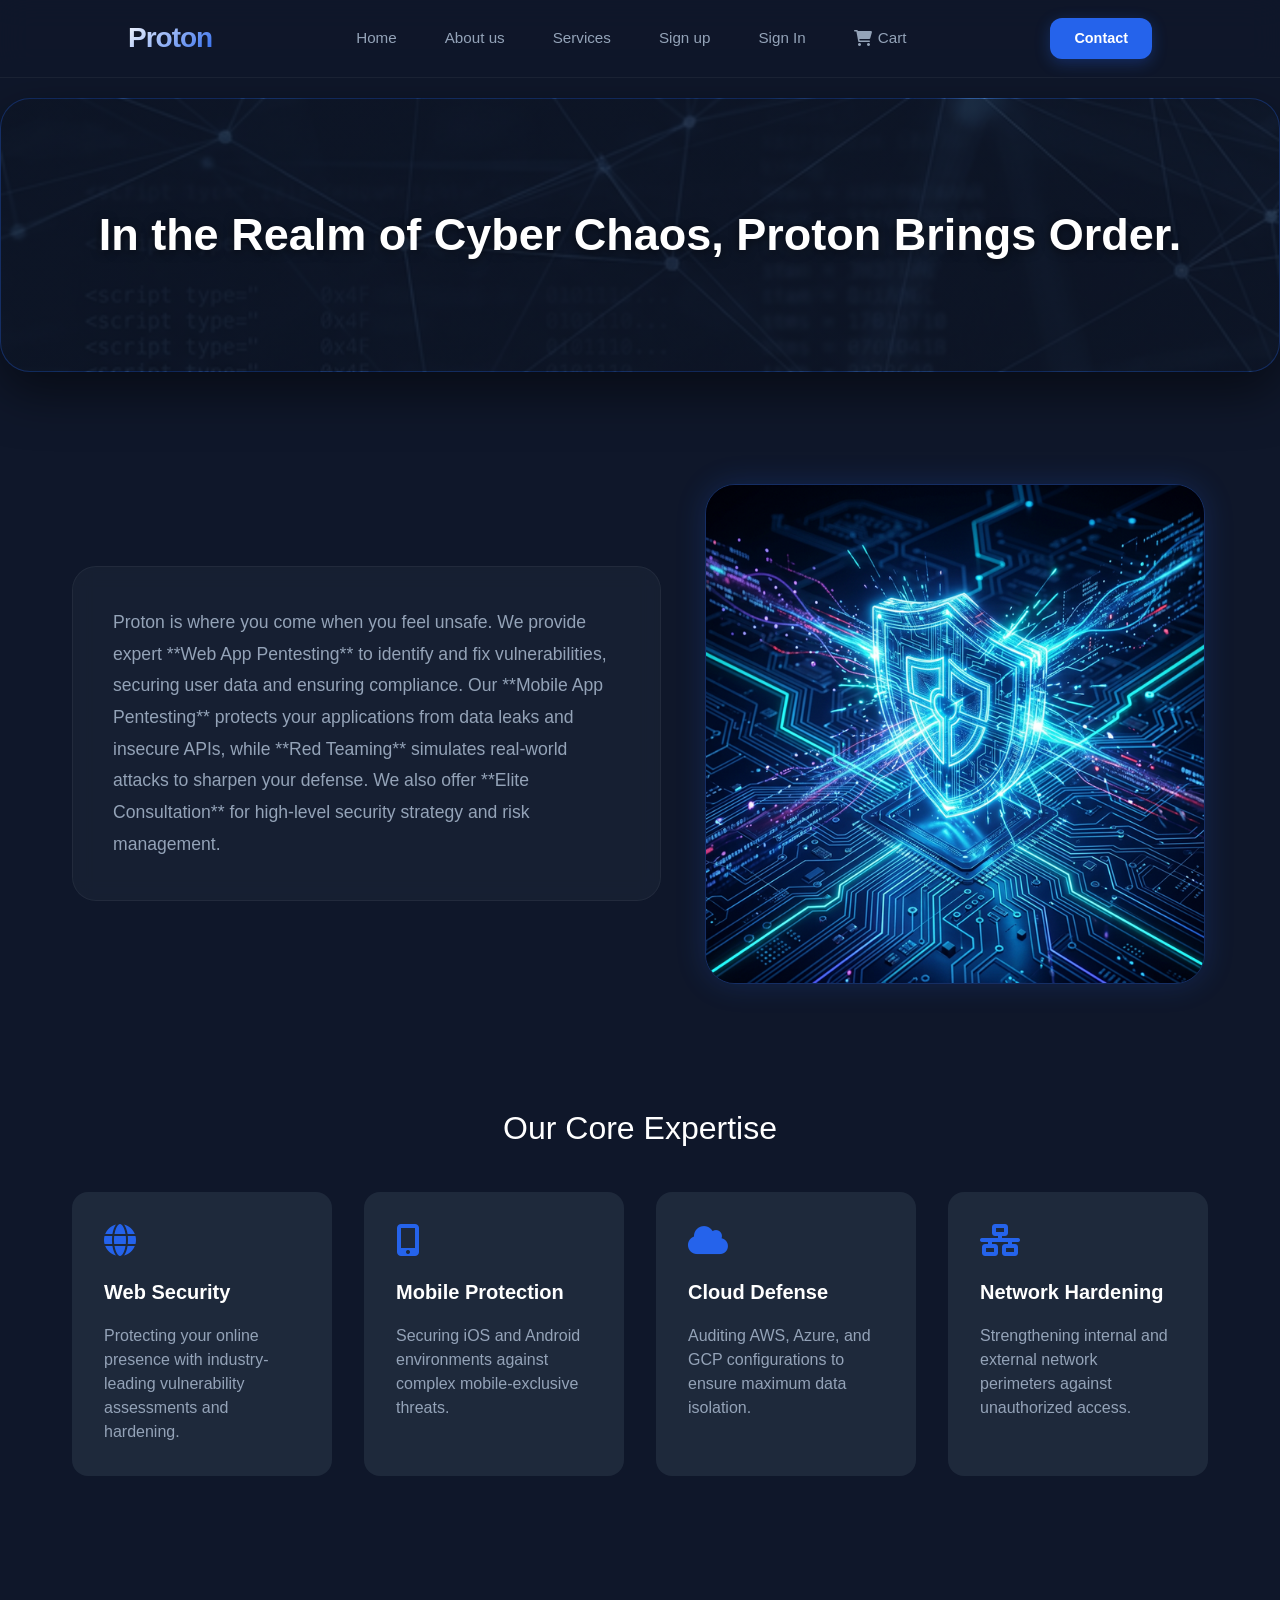
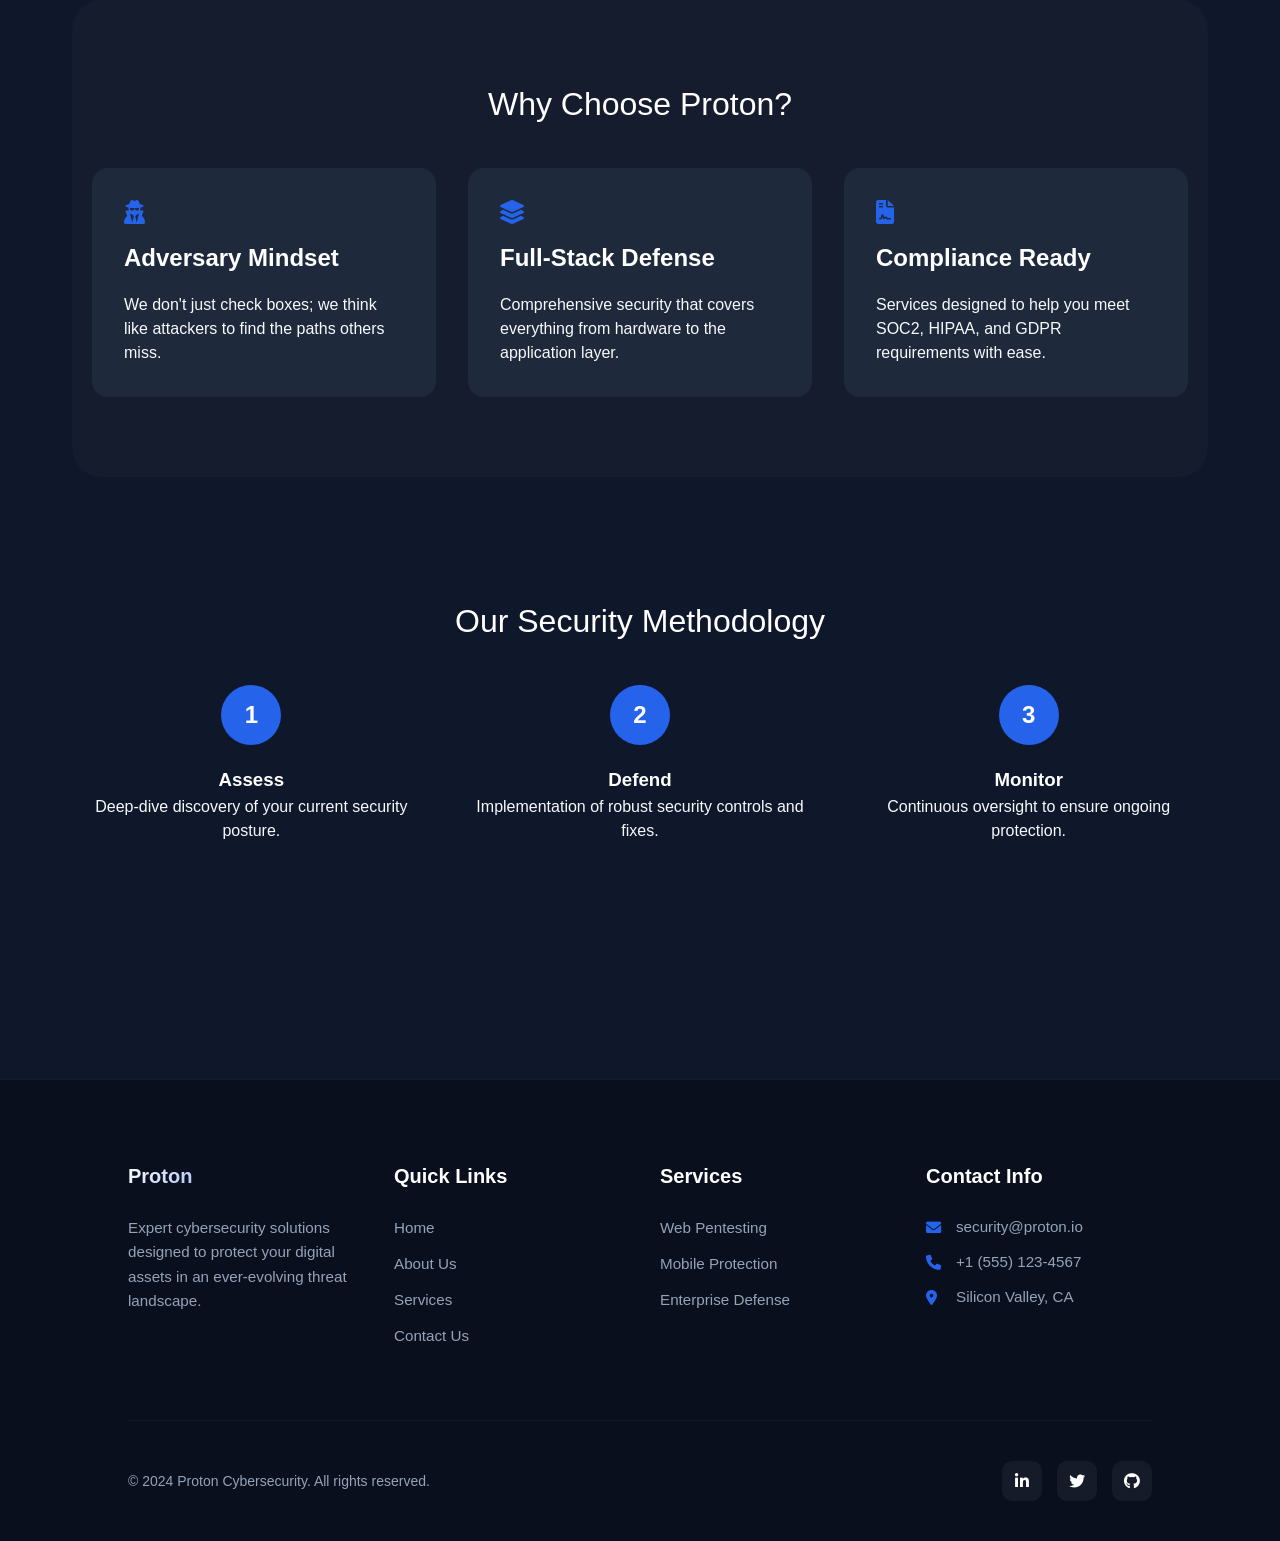
<file: index.html>
<!DOCTYPE html>
<html lang="en">

<head>
  <meta charset="UTF-8">
  <meta name="viewport" content="width=device-width, initial-scale=1.0">
  <title>Proton</title>
  <link rel="shortcut icon" href="/images/Education-42-512.webp" type="image/x-icon">
  <link rel="stylesheet" href="style.css">
  <link rel="stylesheet" href="https://cdnjs.cloudflare.com/ajax/libs/font-awesome/6.0.0/css/all.min.css">
</head>

<body>
  <!--nav bar-->
  <header>
    <h1>Proton</h1>
    <nav class="navbar">
      <ul>
        <li><a href="/proton/index.html">Home</a></li>
        <li><a href="/proton/about.html">About us</a></li>
        <li><a href="/proton/services.html">Services</a></li>
        <li><a href="/proton/signup.html">Sign up</a></li>
        <li><a href="/proton/login.php">Sign In</a></li>
        <li><a href="checkout.php"><i class="fas fa-shopping-cart"></i> Cart</a></li>
      </ul>
    </nav>
    <a class="test" href="/proton/contactus.html"><button>Contact</button></a>
  </header>
  <h1 class="slogan">In the Realm of Cyber Chaos, Proton Brings Order.</h1>

  <main>
    <div class="hero">
      <p>Proton is where you come when you feel unsafe. We provide expert **Web App Pentesting** to identify and fix
        vulnerabilities, securing user data and ensuring compliance. Our **Mobile App Pentesting** protects your
        applications from data leaks and insecure APIs, while **Red Teaming** simulates real-world attacks to sharpen
        your defense. We also offer **Elite Consultation** for high-level security strategy and risk management.</p>
      <div class="hero-image-container">
        <img src="images/cyber_hero.png" alt="Proton Cybersecurity Defense">
      </div>
    </div>

    <section class="expertise" style="padding: 60px 0;">
      <h2 style="text-align: center; margin-bottom: 40px;">Our Core Expertise</h2>
      <div class="services-grid">
        <div class="service-card">
          <i class="fas fa-globe" style="font-size: 2rem; color: var(--primary-color); margin-bottom: 20px;"></i>
          <h3>Web Security</h3>
          <p>Protecting your online presence with industry-leading vulnerability assessments and hardening.</p>
        </div>
        <div class="service-card">
          <i class="fas fa-mobile-alt" style="font-size: 2rem; color: var(--primary-color); margin-bottom: 20px;"></i>
          <h3>Mobile Protection</h3>
          <p>Securing iOS and Android environments against complex mobile-exclusive threats.</p>
        </div>
        <div class="service-card">
          <i class="fas fa-cloud" style="font-size: 2rem; color: var(--primary-color); margin-bottom: 20px;"></i>
          <h3>Cloud Defense</h3>
          <p>Auditing AWS, Azure, and GCP configurations to ensure maximum data isolation.</p>
        </div>
        <div class="service-card">
          <i class="fas fa-network-wired"
            style="font-size: 2rem; color: var(--primary-color); margin-bottom: 20px;"></i>
          <h3>Network Hardening</h3>
          <p>Strengthening internal and external network perimeters against unauthorized access.</p>
        </div>
      </div>
    </section>

    <section class="why-proton"
      style="background: rgba(255,255,255,0.02); padding: 80px 20px; border-radius: 30px; margin-bottom: 60px;">
      <h2 style="text-align: center; margin-bottom: 40px;">Why Choose Proton?</h2>
      <div class="plans-grid">
        <div class="plan-card">
          <i class="fas fa-user-secret"
            style="font-size: 1.5rem; color: var(--primary-color); margin-bottom: 15px;"></i>
          <h3>Adversary Mindset</h3>
          <p>We don't just check boxes; we think like attackers to find the paths others miss.</p>
        </div>
        <div class="plan-card">
          <i class="fas fa-layer-group"
            style="font-size: 1.5rem; color: var(--primary-color); margin-bottom: 15px;"></i>
          <h3>Full-Stack Defense</h3>
          <p>Comprehensive security that covers everything from hardware to the application layer.</p>
        </div>
        <div class="plan-card">
          <i class="fas fa-file-contract"
            style="font-size: 1.5rem; color: var(--primary-color); margin-bottom: 15px;"></i>
          <h3>Compliance Ready</h3>
          <p>Services designed to help you meet SOC2, HIPAA, and GDPR requirements with ease.</p>
        </div>
      </div>
    </section>

    <section class="methodology" style="text-align: center; padding: 60px 0;">
      <h2>Our Security Methodology</h2>
      <div style="display: flex; justify-content: space-around; flex-wrap: wrap; margin-top: 40px; gap: 30px;">
        <div style="flex: 1; min-width: 200px;">
          <div
            style="width: 60px; height: 60px; background: var(--primary-color); border-radius: 50%; display: flex; align-items: center; justify-content: center; margin: 0 auto 20px; font-weight: bold; font-size: 1.5rem;">
            1</div>
          <h3>Assess</h3>
          <p>Deep-dive discovery of your current security posture.</p>
        </div>
        <div style="flex: 1; min-width: 200px;">
          <div
            style="width: 60px; height: 60px; background: var(--primary-color); border-radius: 50%; display: flex; align-items: center; justify-content: center; margin: 0 auto 20px; font-weight: bold; font-size: 1.5rem;">
            2</div>
          <h3>Defend</h3>
          <p>Implementation of robust security controls and fixes.</p>
        </div>
        <div style="flex: 1; min-width: 200px;">
          <div
            style="width: 60px; height: 60px; background: var(--primary-color); border-radius: 50%; display: flex; align-items: center; justify-content: center; margin: 0 auto 20px; font-weight: bold; font-size: 1.5rem;">
            3</div>
          <h3>Monitor</h3>
          <p>Continuous oversight to ensure ongoing protection.</p>
        </div>
      </div>
    </section>
  </main>
  <footer>
    <div class="footer-content">
      <div class="footer-col">
        <h3 style="background: linear-gradient(135deg, #fff 0%, var(--primary-color) 100%); -webkit-background-clip: text; background-clip: text; -webkit-text-fill-color: transparent;">Proton</h3>
        <p>Expert cybersecurity solutions designed to protect your digital assets in an ever-evolving threat landscape.</p>
      </div>
      <div class="footer-col">
        <h3>Quick Links</h3>
        <ul class="footer-links">
          <li><a href="index.html">Home</a></li>
          <li><a href="about.html">About Us</a></li>
          <li><a href="services.html">Services</a></li>
          <li><a href="contactus.html">Contact Us</a></li>
        </ul>
      </div>
      <div class="footer-col">
        <h3>Services</h3>
        <ul class="footer-links">
          <li><a href="ess.html">Web Pentesting</a></li>
          <li><a href="pro.html">Mobile Protection</a></li>
          <li><a href="all.html">Enterprise Defense</a></li>
        </ul>
      </div>
      <div class="footer-col">
        <h3>Contact Info</h3>
        <ul class="footer-contact">
          <li><i class="fas fa-envelope"></i> security@proton.io</li>
          <li><i class="fas fa-phone"></i> +1 (555) 123-4567</li>
          <li><i class="fas fa-map-marker-alt"></i> Silicon Valley, CA</li>
        </ul>
      </div>
    </div>
    <div class="footer-bottom">
      <p>&copy; 2024 Proton Cybersecurity. All rights reserved.</p>
      <div class="social-links">
        <a href="#"><i class="fab fa-linkedin-in"></i></a>
        <a href="#"><i class="fab fa-twitter"></i></a>
        <a href="#"><i class="fab fa-github"></i></a>
      </div>
    </div>
  </footer>




</body>

</html>
</file>
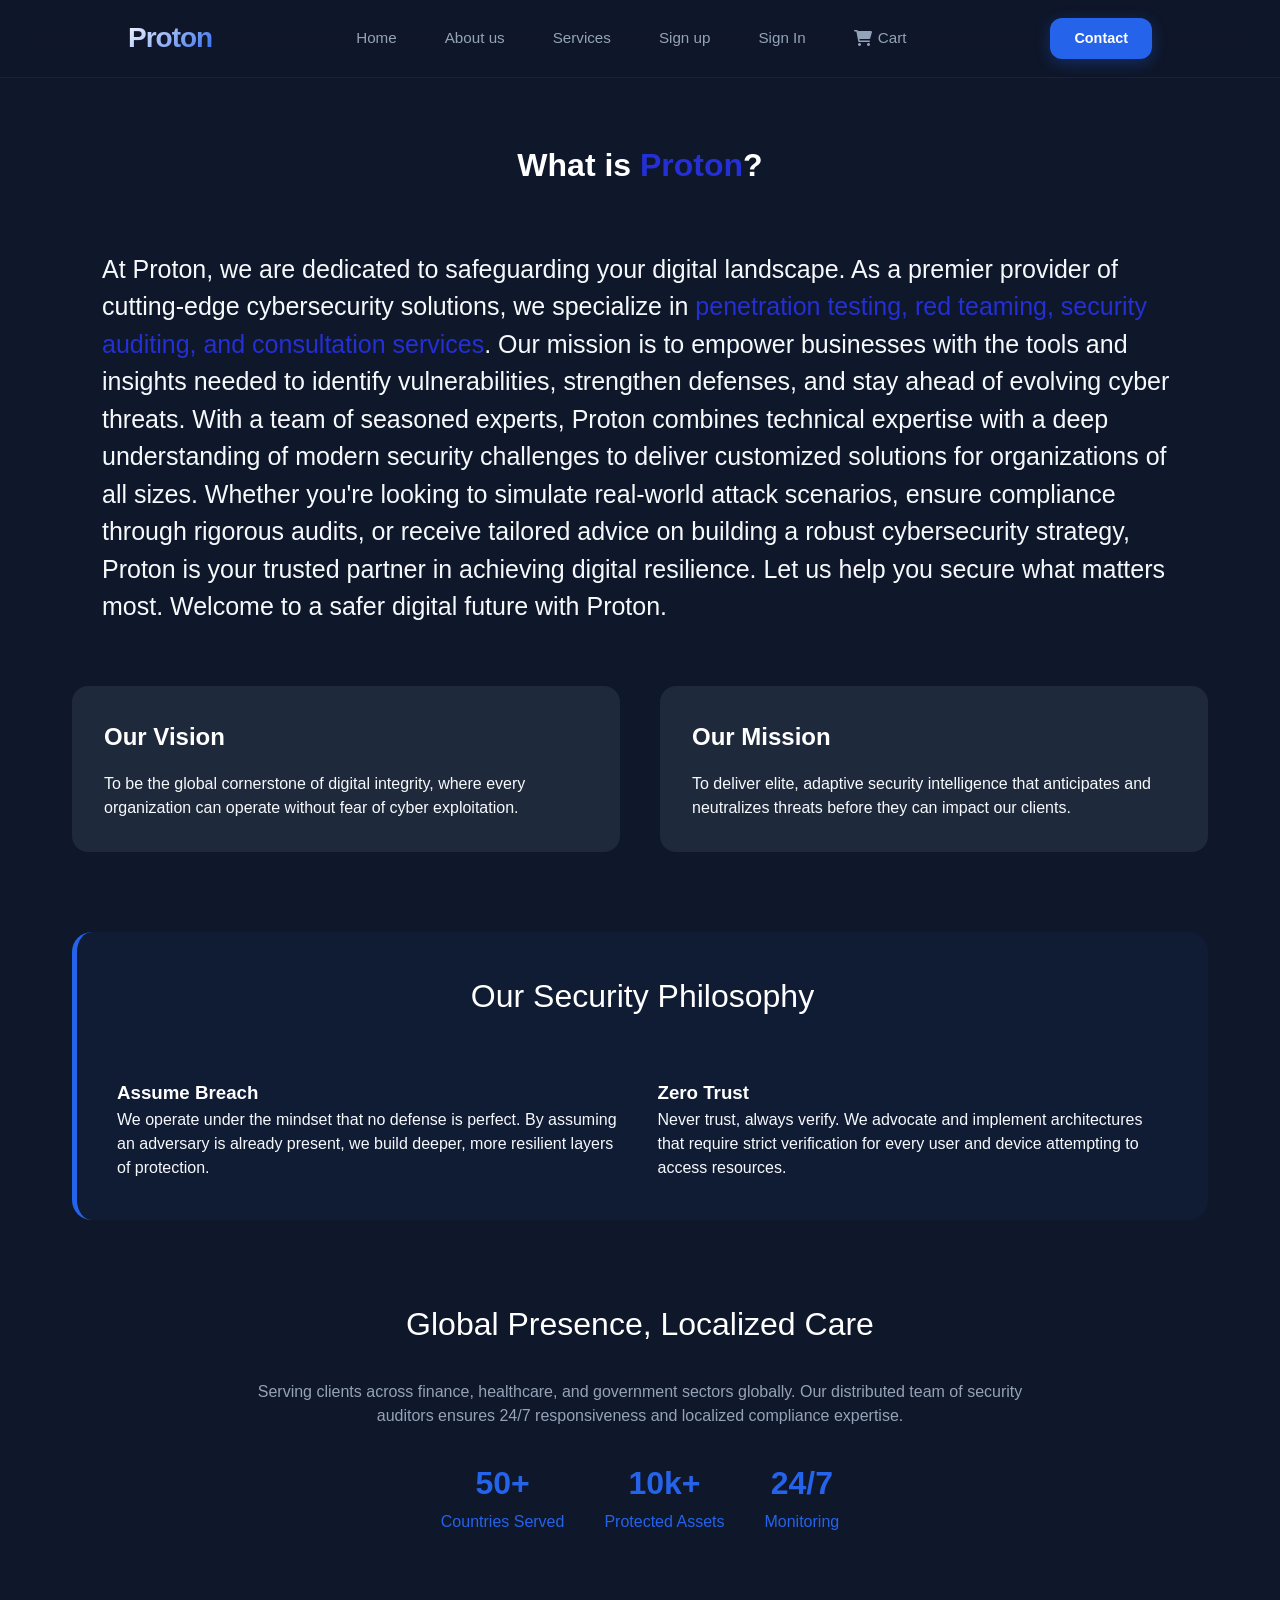
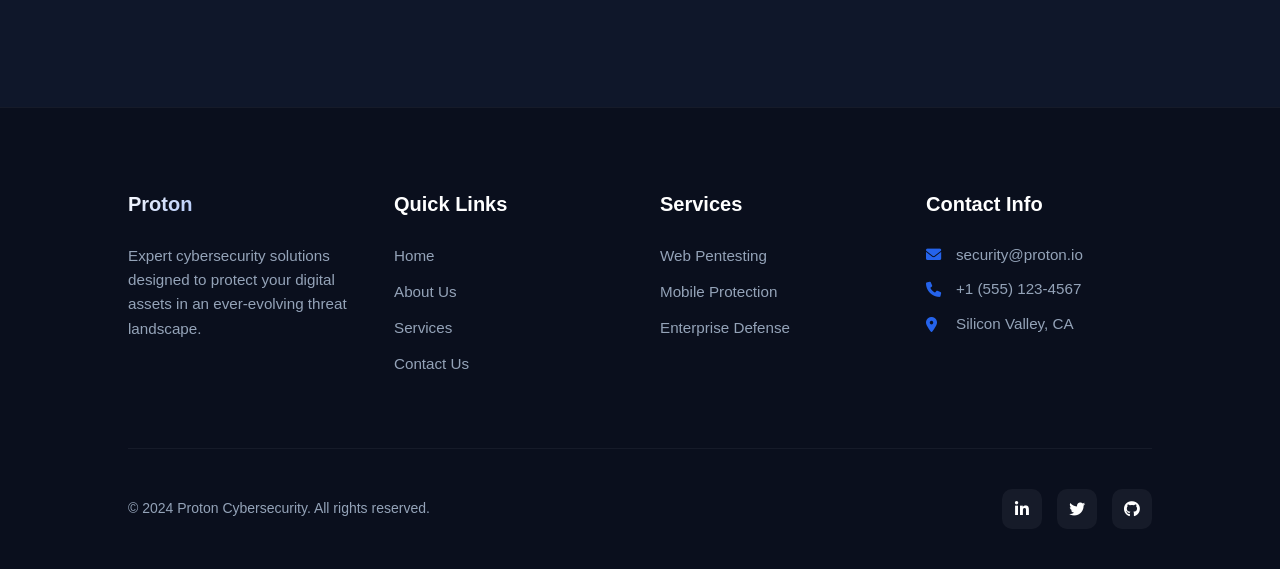
<file: about.html>
<!DOCTYPE html>
<html lang="en">

<head>
  <meta charset="UTF-8">
  <meta name="viewport" content="width=device-width, initial-scale=1.0">
  <title>About us</title>
  <link rel="stylesheet" href="style.css">
  <link rel="stylesheet" href="https://cdnjs.cloudflare.com/ajax/libs/font-awesome/6.0.0/css/all.min.css">
  <link rel="shortcut icon" href="/images/Education-42-512.webp" type="image/x-icon">
</head>

<body>
  <header>
    <h1>Proton</h1>
    <nav class="navbar">
      <ul>
        <li><a href="/proton/index.html">Home</a></li>
        <li><a href="/proton/about.html">About us</a></li>
        <li><a href="/proton/services.html">Services</a></li>
        <li><a href="/proton/signup.html">Sign up</a></li>
        <li><a href="/proton/login.php">Sign In</a></li>
        <li><a href="checkout.php"><i class="fas fa-shopping-cart"></i> Cart</a></li>
      </ul>
    </nav>
    <a class="test" href="/proton/contactus.html"><button>Contact</button></a>
  </header>
  <main>
    <div>
      <h1 class="what">What is <span id="word">Proton</span>?</h1>
      <p class="para">At Proton, we are dedicated to safeguarding your digital landscape. As a premier provider of
        cutting-edge cybersecurity solutions, we specialize in <span>penetration testing, red teaming, security auditing,
          and consultation services</span>.
  
        Our mission is to empower businesses with the tools and insights needed to identify vulnerabilities, strengthen
        defenses, and stay ahead of evolving cyber threats. With a team of seasoned experts, Proton combines technical
        expertise with a deep understanding of modern security challenges to deliver customized solutions for
        organizations of all sizes.
  
        Whether you're looking to simulate real-world attack scenarios, ensure compliance through rigorous audits, or
        receive tailored advice on building a robust cybersecurity strategy, Proton is your trusted partner in achieving
        digital resilience.
  
        Let us help you secure what matters most. Welcome to a safer digital future with Proton.</p>
    </div>

    <section class="mission-vision" style="display: grid; grid-template-columns: 1fr 1fr; gap: 40px; margin-top: 60px;">
      <div class="plan-card">
        <h3>Our Vision</h3>
        <p>To be the global cornerstone of digital integrity, where every organization can operate without fear of cyber exploitation.</p>
      </div>
      <div class="plan-card">
        <h3>Our Mission</h3>
        <p>To deliver elite, adaptive security intelligence that anticipates and neutralizes threats before they can impact our clients.</p>
      </div>
    </section>

    <section class="philosophy" style="margin-top: 80px; padding: 40px; background: rgba(37, 99, 235, 0.05); border-radius: 20px; border-left: 5px solid var(--primary-color);">
      <h2>Our Security Philosophy</h2>
      <br>
      <div style="display: grid; grid-template-columns: 1fr 1fr; gap: 30px;">
        <div>
          <h3>Assume Breach</h3>
          <p>We operate under the mindset that no defense is perfect. By assuming an adversary is already present, we build deeper, more resilient layers of protection.</p>
        </div>
        <div>
          <h3>Zero Trust</h3>
          <p>Never trust, always verify. We advocate and implement architectures that require strict verification for every user and device attempting to access resources.</p>
        </div>
      </div>
    </section>

    <section class="reach" style="text-align: center; margin-top: 80px; margin-bottom: 60px;">
      <h2>Global Presence, Localized Care</h2>
      <p style="max-width: 800px; margin: 20px auto; color: var(--text-secondary);">Serving clients across finance, healthcare, and government sectors globally. Our distributed team of security auditors ensures 24/7 responsiveness and localized compliance expertise.</p>
      <div style="display: flex; justify-content: center; gap: 40px; margin-top: 30px; color: var(--primary-color);">
        <div><strong style="display: block; font-size: 2rem;">50+</strong>Countries Served</div>
        <div><strong style="display: block; font-size: 2rem;">10k+</strong>Protected Assets</div>
        <div><strong style="display: block; font-size: 2rem;">24/7</strong>Monitoring</div>
      </div>
    </section>
  </main>



  <footer>
    <div class="footer-content">
      <div class="footer-col">
        <h3 style="background: linear-gradient(135deg, #fff 0%, var(--primary-color) 100%); -webkit-background-clip: text; background-clip: text; -webkit-text-fill-color: transparent;">Proton</h3>
        <p>Expert cybersecurity solutions designed to protect your digital assets in an ever-evolving threat landscape.</p>
      </div>
      <div class="footer-col">
        <h3>Quick Links</h3>
        <ul class="footer-links">
          <li><a href="index.html">Home</a></li>
          <li><a href="about.html">About Us</a></li>
          <li><a href="services.html">Services</a></li>
          <li><a href="contactus.html">Contact Us</a></li>
        </ul>
      </div>
      <div class="footer-col">
        <h3>Services</h3>
        <ul class="footer-links">
          <li><a href="ess.html">Web Pentesting</a></li>
          <li><a href="pro.html">Mobile Protection</a></li>
          <li><a href="all.html">Enterprise Defense</a></li>
        </ul>
      </div>
      <div class="footer-col">
        <h3>Contact Info</h3>
        <ul class="footer-contact">
          <li><i class="fas fa-envelope"></i> security@proton.io</li>
          <li><i class="fas fa-phone"></i> +1 (555) 123-4567</li>
          <li><i class="fas fa-map-marker-alt"></i> Silicon Valley, CA</li>
        </ul>
      </div>
    </div>
    <div class="footer-bottom">
      <p>&copy; 2024 Proton Cybersecurity. All rights reserved.</p>
      <div class="social-links">
        <a href="#"><i class="fab fa-linkedin-in"></i></a>
        <a href="#"><i class="fab fa-twitter"></i></a>
        <a href="#"><i class="fab fa-github"></i></a>
      </div>
    </div>
  </footer>
</body>

</html>
</file>
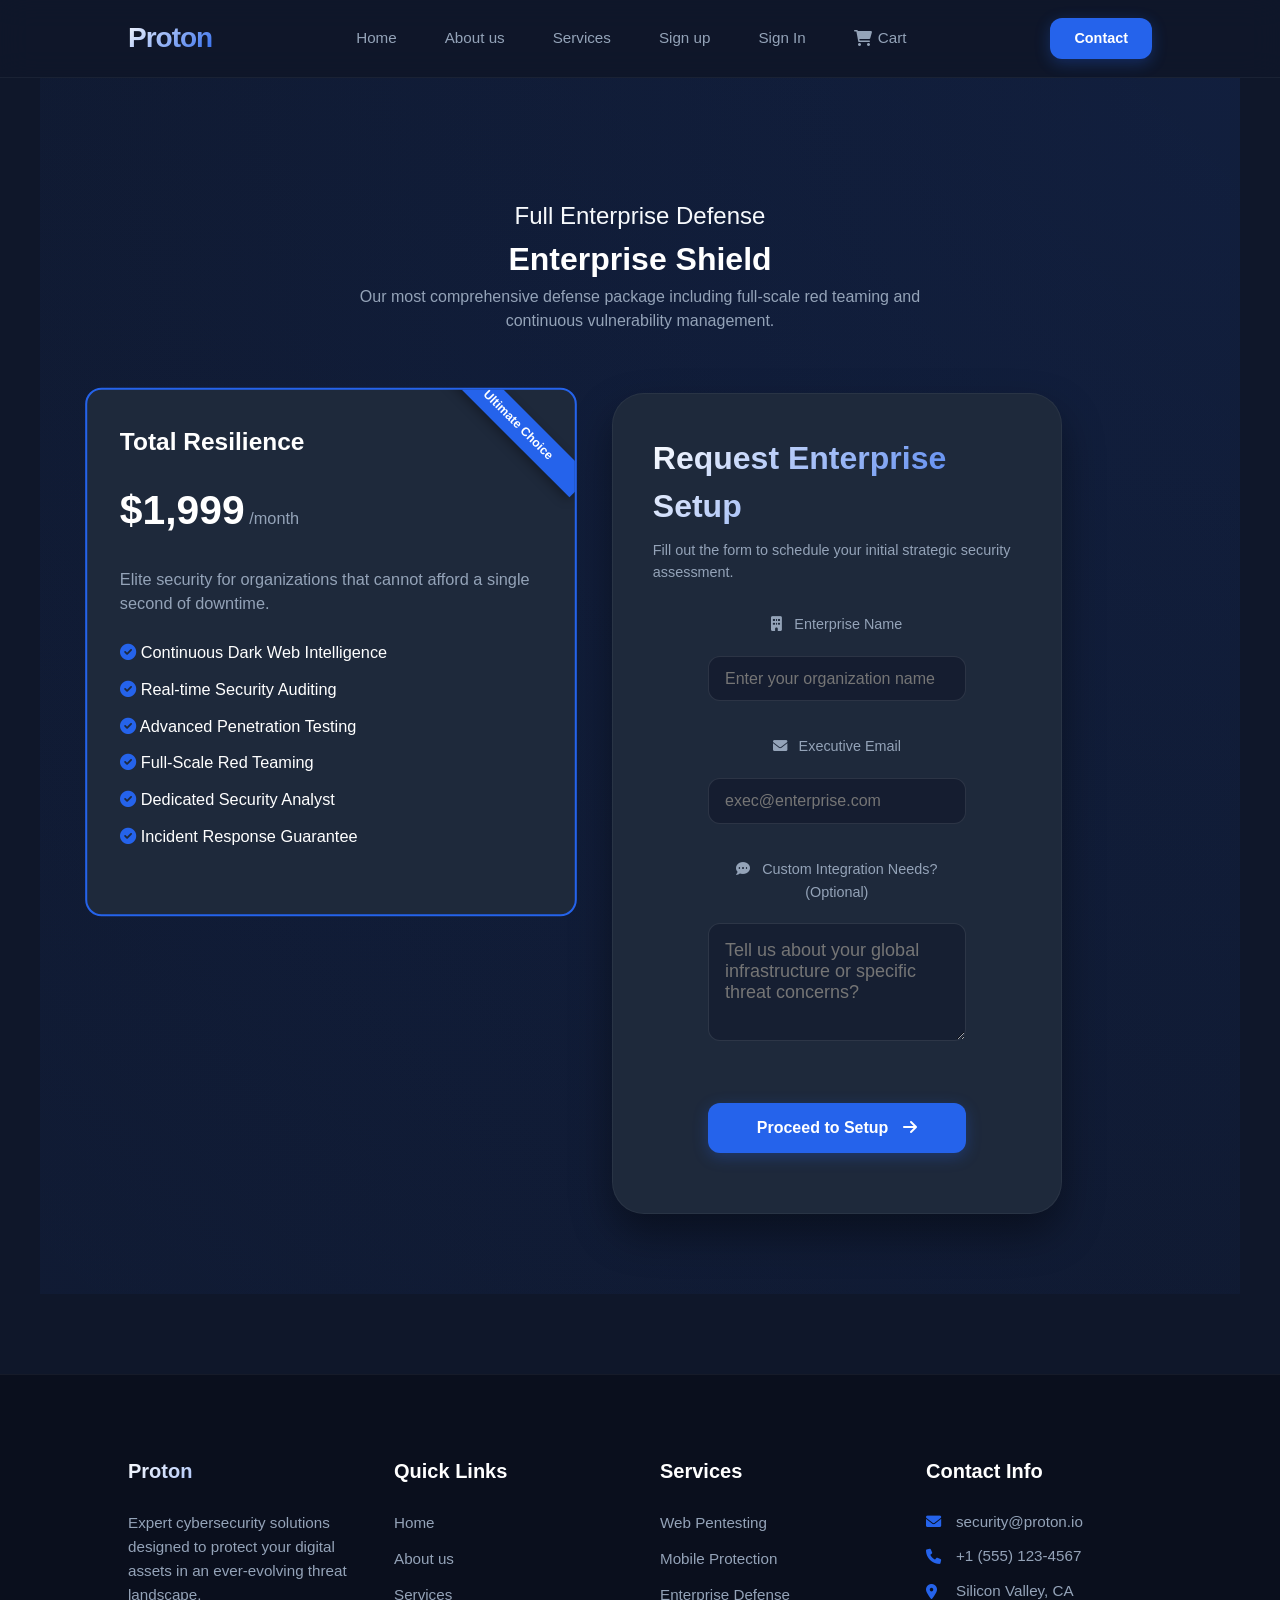
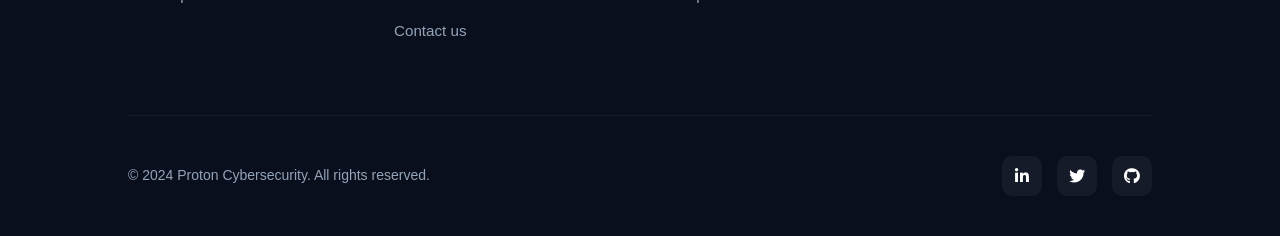
<file: all.html>
<!DOCTYPE html>
<html lang="en">

<head>
    <meta charset="UTF-8">
    <meta name="viewport" content="width=device-width, initial-scale=1.0">
    <title>Enterprise Shield - Proton</title>
    <link rel="shortcut icon" href="/images/Education-42-512.webp" type="image/x-icon">
    <link rel="stylesheet" href="style.css">
    <link rel="stylesheet" href="https://cdnjs.cloudflare.com/ajax/libs/font-awesome/6.0.0/css/all.min.css">
</head>

<body>
    <header>
        <h1>Proton</h1>
        <nav class="navbar">
            <ul>
                <li><a href="/proton/index.html">Home</a></li>
                <li><a href="/proton/about.html">About us</a></li>
                <li><a href="/proton/services.html">Services</a></li>
                <li><a href="/proton/signup.html">Sign up</a></li>
                <li><a href="/proton/login.php">Sign In</a></li>
                <li><a href="checkout.php"><i class="fas fa-shopping-cart"></i> Cart</a></li>
            </ul>
        </nav>
        <a class="test" href="/proton/contactus.html"><button>Contact</button></a>
    </header>
    <main class="service-detail-hero">
        <div class="container">
            <div class="service-header-content" style="text-align: center; margin-bottom: 60px; animation: fadeInDown 0.8s ease-out;">
                <h2 class="section-subtitle">Full Enterprise Defense</h2>
                <h1 class="section-title">Enterprise Shield</h1>
                <p style="color: var(--text-secondary); max-width: 600px; margin: 0 auto;">Our most comprehensive defense package including full-scale red teaming and continuous vulnerability management.</p>
            </div>

            <div class="service-config-wrapper" style="display: grid; grid-template-columns: 1fr 1.2fr; gap: 40px; align-items: start; max-width: 1100px; margin: 0 auto;">
                <!-- Plan Card -->
                <div class="plan-card featured" style="margin: 0; width: 100%; animation: fadeInLeft 0.8s ease-out;">
                    <div class="plan-badge">Ultimate Choice</div>
                    <h3>Total Resilience</h3>
                    <div class="price">
                        <span class="amount">$1,999</span>
                        <span class="period">/month</span>
                    </div>
                    <p class="description">Elite security for organizations that cannot afford a single second of downtime.</p>
                    <ul class="features">
                        <li><i class="fas fa-check-circle" style="color: var(--primary-color);"></i> Continuous Dark Web Intelligence</li>
                        <li><i class="fas fa-check-circle" style="color: var(--primary-color);"></i> Real-time Security Auditing</li>
                        <li><i class="fas fa-check-circle" style="color: var(--primary-color);"></i> Advanced Penetration Testing</li>
                        <li><i class="fas fa-check-circle" style="color: var(--primary-color);"></i> Full-Scale Red Teaming</li>
                        <li><i class="fas fa-check-circle" style="color: var(--primary-color);"></i> Dedicated Security Analyst</li>
                        <li><i class="fas fa-check-circle" style="color: var(--primary-color);"></i> Incident Response Guarantee</li>
                    </ul>
                </div>

                <!-- Subscription Form -->
                <div class="auth-container" style="width: 100%; margin: 0; padding: 40px; animation: fadeInRight 0.8s ease-out;">
                    <h2 style="text-align: left; margin-bottom: 10px;">Request Enterprise Setup</h2>
                    <p style="color: var(--text-secondary); margin-bottom: 30px; font-size: 0.9rem;">Fill out the form to schedule your initial strategic security assessment.</p>
                    
                    <form action="subscribe_process.php" method="POST" class="auth-form" style="background: transparent; padding: 0; border: none; box-shadow: none;">
                        <input type="hidden" name="plan_type" value="Enterprise Shield">
                        
                        <div class="form-group">
                            <label><i class="fas fa-building" style="margin-right: 8px;"></i> Enterprise Name</label>
                            <input type="text" name="company_name" placeholder="Enter your organization name" required>
                        </div>

                        <div class="form-group">
                            <label><i class="fas fa-envelope" style="margin-right: 8px;"></i> Executive Email</label>
                            <input type="email" name="company_email" placeholder="exec@enterprise.com" required>
                        </div>

                        <div class="form-group">
                            <label><i class="fas fa-comment-dots" style="margin-right: 8px;"></i> Custom Integration Needs? (Optional)</label>
                            <textarea name="special_request" rows="4" placeholder="Tell us about your global infrastructure or specific threat concerns?" style="width: 100%; padding: 1rem; border-radius: 0.75rem; background: rgba(15, 23, 42, 0.5); border: 1px solid rgba(255, 255, 255, 0.1); color: var(--text-primary); font-family: inherit; resize: vertical;"></textarea>
                        </div>

                        <button type="submit" class="auth-btn" style="margin-top: 20px;">
                            Proceed to Setup <i class="fas fa-arrow-right" style="margin-left: 10px;"></i>
                        </button>
                    </form>
                </div>
            </div>
        </div>
    </main>

    <footer>
        <div class="footer-content">
            <div class="footer-col">
                <h3 style="background: linear-gradient(135deg, #fff 0%, var(--primary-color) 100%); -webkit-background-clip: text; background-clip: text; -webkit-text-fill-color: transparent;">Proton</h3>
                <p>Expert cybersecurity solutions designed to protect your digital assets in an ever-evolving threat landscape.</p>
            </div>
            <div class="footer-col">
                <h3>Quick Links</h3>
                <ul class="footer-links">
                    <li><a href="index.html">Home</a></li>
                    <li><a href="about.html">About us</a></li>
                    <li><a href="services.html">Services</a></li>
                    <li><a href="contactus.html">Contact us</a></li>
                </ul>
            </div>
            <div class="footer-col">
                <h3>Services</h3>
                <ul class="footer-links">
                    <li><a href="ess.html">Web Pentesting</a></li>
                    <li><a href="pro.html">Mobile Protection</a></li>
                    <li><a href="all.html">Enterprise Defense</a></li>
                </ul>
            </div>
            <div class="footer-col">
                <h3>Contact Info</h3>
                <ul class="footer-contact">
                    <li><i class="fas fa-envelope"></i> security@proton.io</li>
                    <li><i class="fas fa-phone"></i> +1 (555) 123-4567</li>
                    <li><i class="fas fa-map-marker-alt"></i> Silicon Valley, CA</li>
                </ul>
            </div>
        </div>
        <div class="footer-bottom">
            <p>&copy; 2024 Proton Cybersecurity. All rights reserved.</p>
            <div class="social-links">
                <a href="#"><i class="fab fa-linkedin-in"></i></a>
                <a href="#"><i class="fab fa-twitter"></i></a>
                <a href="#"><i class="fab fa-github"></i></a>
            </div>
        </div>
    </footer>
</body>

</html>
</file>
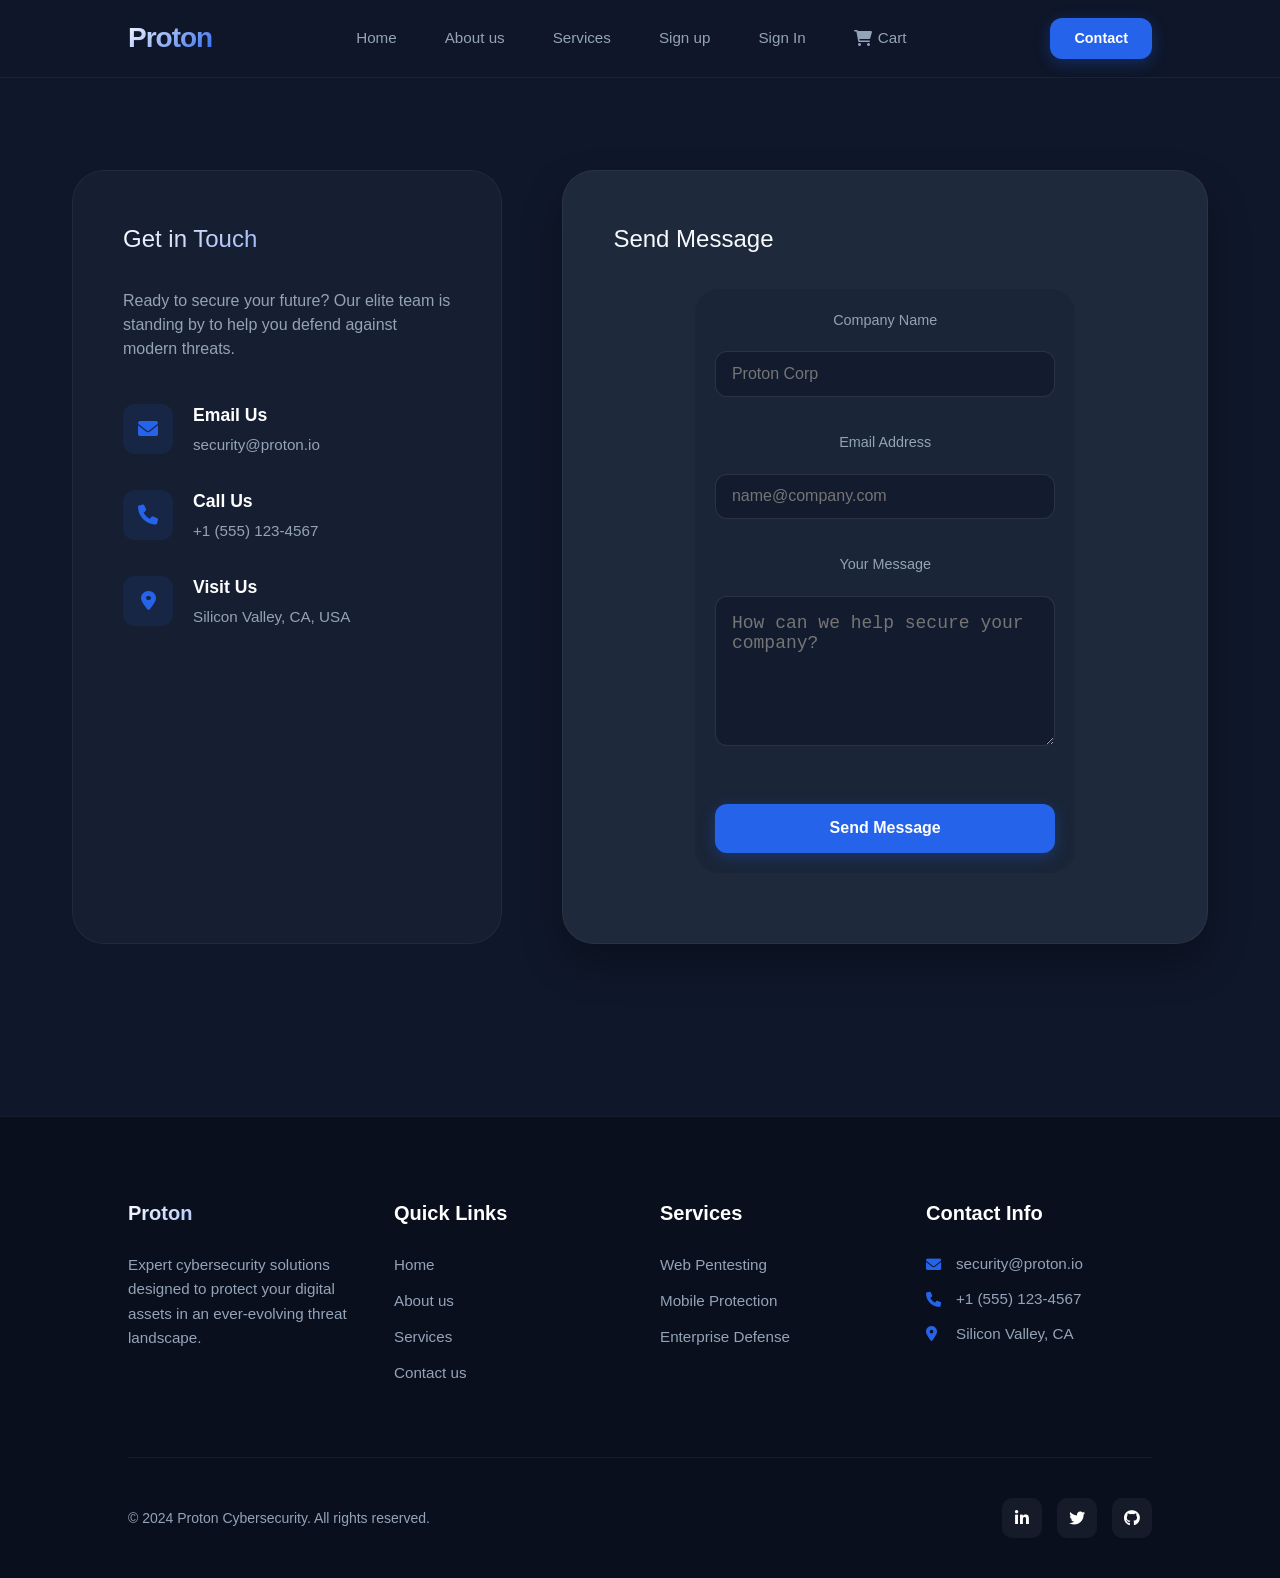
<file: contactus.html>
<!DOCTYPE html>
<html lang="en">

<head>
    <meta charset="UTF-8">
    <meta name="viewport" content="width=device-width, initial-scale=1.0">
    <title>Contact Us - Proton</title>
    <link rel="stylesheet" href="style.css">
    <link rel="stylesheet" href="https://cdnjs.cloudflare.com/ajax/libs/font-awesome/6.0.0/css/all.min.css">
    <link rel="shortcut icon" href="/images/Education-42-512.webp" type="image/x-icon">
</head>

<body>
    <header>
        <h1>Proton</h1>
        <nav class="navbar">
            <ul>
                <li><a href="/proton/index.html">Home</a></li>
                <li><a href="/proton/about.html">About us</a></li>
                <li><a href="/proton/services.html">Services</a></li>
                <li><a href="/proton/signup.html">Sign up</a></li>
                <li><a href="/proton/login.php">Sign In</a></li>
                <li><a href="checkout.php"><i class="fas fa-shopping-cart"></i> Cart</a></li>
            </ul>
        </nav>
        <a class="test" href="/proton/contactus.html"><button>Contact</button></a>
    </header>

    <main>
        <div class="contact-wrapper">
            <div class="contact-info">
                <h2>Get in Touch</h2>
                <p style="margin-bottom: 40px; color: var(--text-secondary);">Ready to secure your future? Our elite team is standing by to help you defend against modern threats.</p>
                
                <div class="contact-method">
                    <i class="fas fa-envelope"></i>
                    <div>
                        <h4>Email Us</h4>
                        <p>security@proton.io</p>
                    </div>
                </div>
                
                <div class="contact-method">
                    <i class="fas fa-phone"></i>
                    <div>
                        <h4>Call Us</h4>
                        <p>+1 (555) 123-4567</p>
                    </div>
                </div>
                
                <div class="contact-method">
                    <i class="fas fa-map-marker-alt"></i>
                    <div>
                        <h4>Visit Us</h4>
                        <p>Silicon Valley, CA, USA</p>
                    </div>
                </div>
            </div>

            <div class="contact-form-container">
                <h2>Send Message</h2>
                <form class="auth-form" action="contact_process.php" method="POST">
                    <div class="form-row">
                        <div class="form-group">
                            <label for="company_name">Company Name</label>
                            <input type="text" id="company_name" name="company_name" placeholder="Proton Corp" required>
                        </div>
                        <div class="form-group">
                            <label for="company_email">Email Address</label>
                            <input type="email" id="company_email" name="company_email" placeholder="name@company.com" required>
                        </div>
                    </div>
                    <div class="form-group">
                        <label for="message">Your Message</label>
                        <textarea id="message" name="message" style="width: 100%; min-height: 150px; padding: 1rem; border-radius: 0.75rem; border: 1px solid rgba(255, 255, 255, 0.1); background: rgba(15, 23, 42, 0.6); color: white; resize: vertical;" placeholder="How can we help secure your company?" required></textarea>
                    </div>
                    <button type="submit" class="auth-btn">Send Message</button>
                </form>
            </div>
        </div>
    </main>

    <footer>
        <div class="footer-content">
            <div class="footer-col">
                <h3 style="background: linear-gradient(135deg, #fff 0%, var(--primary-color) 100%); -webkit-background-clip: text; background-clip: text; -webkit-text-fill-color: transparent;">Proton</h3>
                <p>Expert cybersecurity solutions designed to protect your digital assets in an ever-evolving threat landscape.</p>
            </div>
            <div class="footer-col">
                <h3>Quick Links</h3>
                <ul class="footer-links">
                    <li><a href="index.html">Home</a></li>
                    <li><a href="about.html">About us</a></li>
                    <li><a href="services.html">Services</a></li>
                    <li><a href="contactus.html">Contact us</a></li>
                </ul>
            </div>
            <div class="footer-col">
                <h3>Services</h3>
                <ul class="footer-links">
                    <li><a href="ess.html">Web Pentesting</a></li>
                    <li><a href="pro.html">Mobile Protection</a></li>
                    <li><a href="all.html">Enterprise Defense</a></li>
                </ul>
            </div>
            <div class="footer-col">
                <h3>Contact Info</h3>
                <ul class="footer-contact">
                    <li><i class="fas fa-envelope"></i> security@proton.io</li>
                    <li><i class="fas fa-phone"></i> +1 (555) 123-4567</li>
                    <li><i class="fas fa-map-marker-alt"></i> Silicon Valley, CA</li>
                </ul>
            </div>
        </div>
        <div class="footer-bottom">
            <p>&copy; 2024 Proton Cybersecurity. All rights reserved.</p>
            <div class="social-links">
                <a href="#"><i class="fab fa-linkedin-in"></i></a>
                <a href="#"><i class="fab fa-twitter"></i></a>
                <a href="#"><i class="fab fa-github"></i></a>
            </div>
        </div>
    </footer>
</body>

</html>
</file>
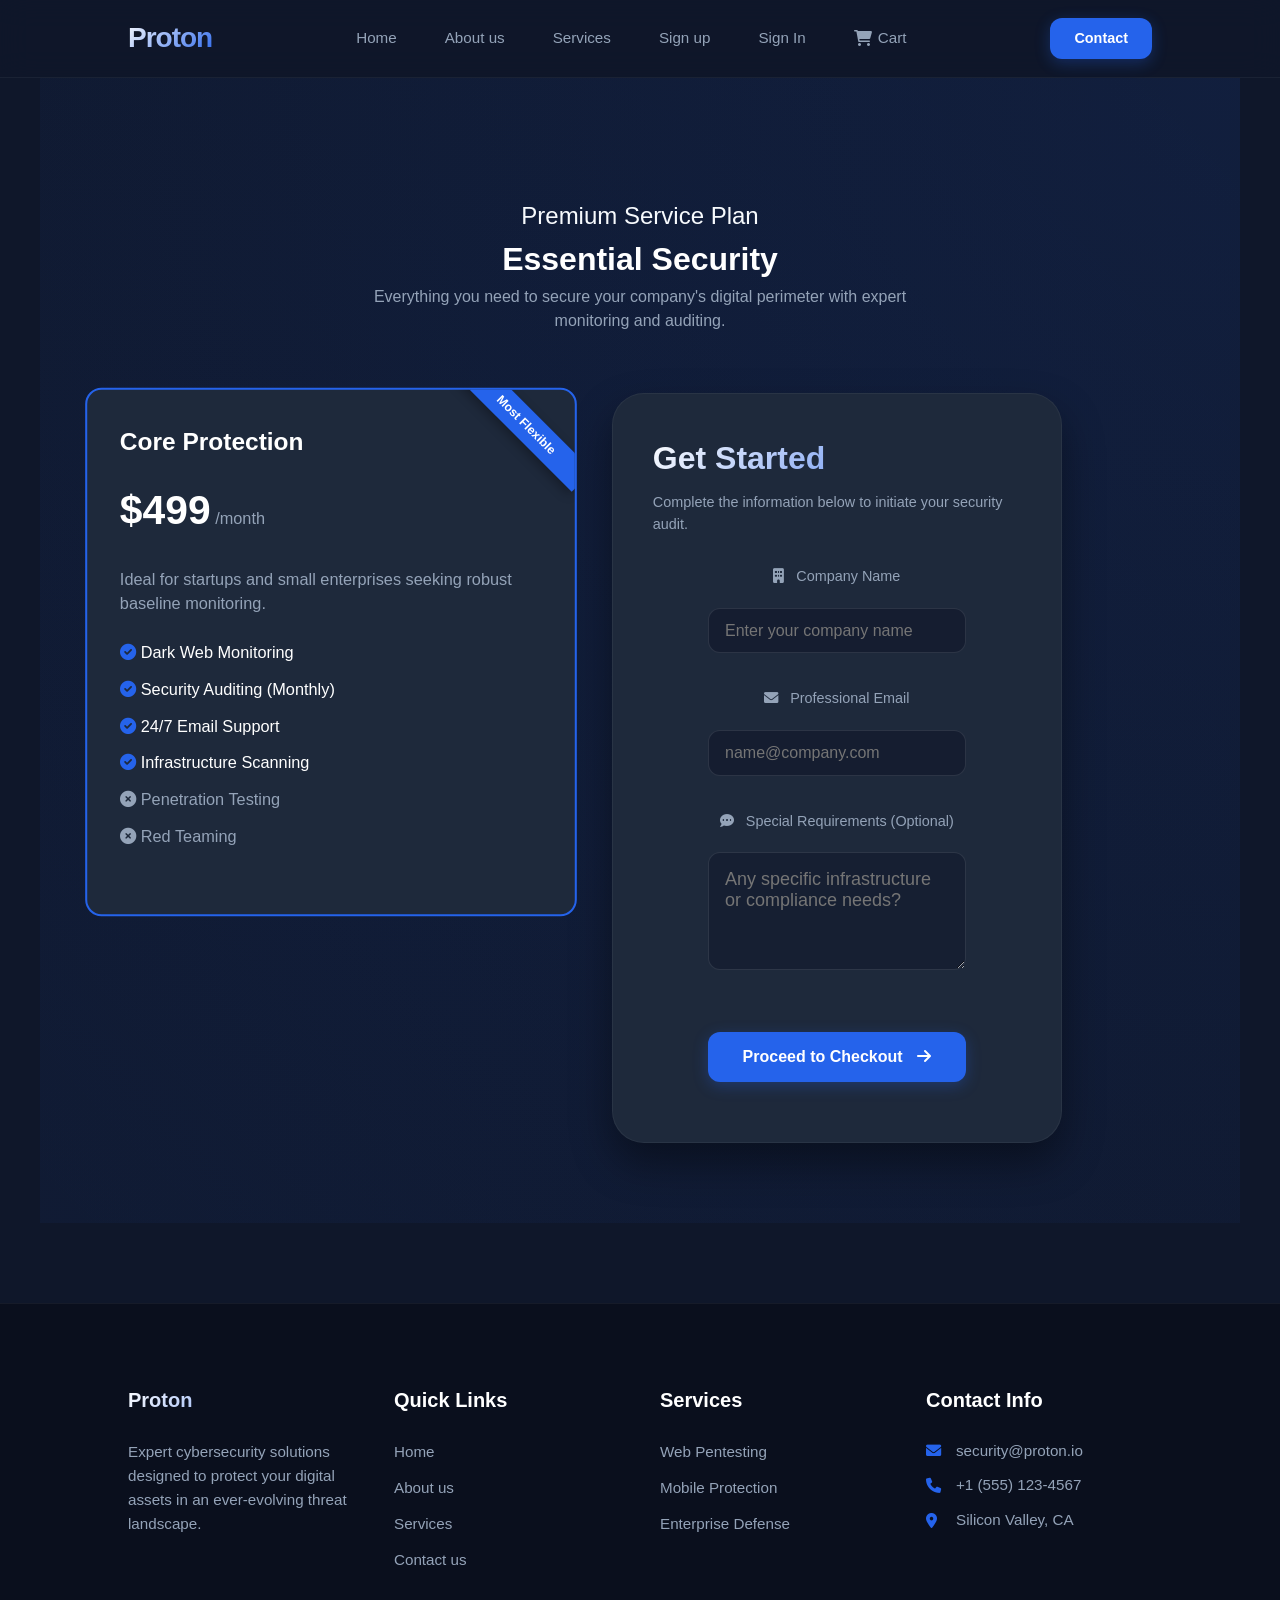
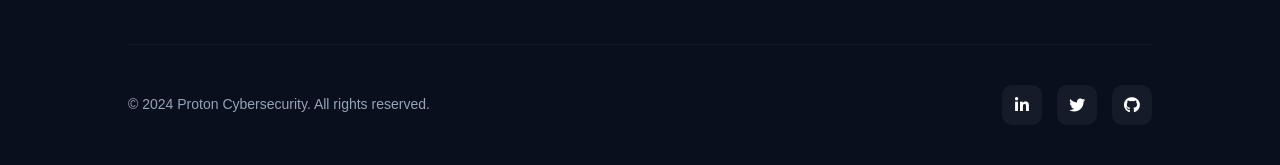
<file: ess.html>
<!DOCTYPE html>
<html lang="en">

<head>
    <meta charset="UTF-8">
    <meta name="viewport" content="width=device-width, initial-scale=1.0">
    <title>Essential Security - Proton</title>
    <link rel="shortcut icon" href="/images/Education-42-512.webp" type="image/x-icon">
    <link rel="stylesheet" href="style.css">
    <link rel="stylesheet" href="https://cdnjs.cloudflare.com/ajax/libs/font-awesome/6.0.0/css/all.min.css">
</head>

<body>
    <header>
        <h1>Proton</h1>
        <nav class="navbar">
            <ul>
                <li><a href="/proton/index.html">Home</a></li>
                <li><a href="/proton/about.html">About us</a></li>
                <li><a href="/proton/services.html">Services</a></li>
                <li><a href="/proton/signup.html">Sign up</a></li>
                <li><a href="/proton/login.php">Sign In</a></li>
                <li><a href="checkout.php"><i class="fas fa-shopping-cart"></i> Cart</a></li>
            </ul>
        </nav>
        <a class="test" href="/proton/contactus.html"><button>Contact</button></a>
    </header>
    <main class="service-detail-hero">
        <div class="container">
            <div class="service-header-content" style="text-align: center; margin-bottom: 60px; animation: fadeInDown 0.8s ease-out;">
                <h2 class="section-subtitle">Premium Service Plan</h2>
                <h1 class="section-title">Essential Security</h1>
                <p style="color: var(--text-secondary); max-width: 600px; margin: 0 auto;">Everything you need to secure your company's digital perimeter with expert monitoring and auditing.</p>
            </div>

            <div class="service-config-wrapper" style="display: grid; grid-template-columns: 1fr 1.2fr; gap: 40px; align-items: start; max-width: 1100px; margin: 0 auto;">
                <!-- Plan Card -->
                <div class="plan-card featured" style="margin: 0; width: 100%; animation: fadeInLeft 0.8s ease-out;">
                    <div class="plan-badge">Most Flexible</div>
                    <h3>Core Protection</h3>
                    <div class="price">
                        <span class="amount">$499</span>
                        <span class="period">/month</span>
                    </div>
                    <p class="description">Ideal for startups and small enterprises seeking robust baseline monitoring.</p>
                    <ul class="features">
                        <li><i class="fas fa-check-circle" style="color: var(--primary-color);"></i> Dark Web Monitoring</li>
                        <li><i class="fas fa-check-circle" style="color: var(--primary-color);"></i> Security Auditing (Monthly)</li>
                        <li><i class="fas fa-check-circle" style="color: var(--primary-color);"></i> 24/7 Email Support</li>
                        <li><i class="fas fa-check-circle" style="color: var(--primary-color);"></i> Infrastructure Scanning</li>
                        <li class="disabled"><i class="fas fa-times-circle"></i> Penetration Testing</li>
                        <li class="disabled"><i class="fas fa-times-circle"></i> Red Teaming</li>
                    </ul>
                </div>

                <!-- Subscription Form -->
                <div class="auth-container" style="width: 100%; margin: 0; padding: 40px; animation: fadeInRight 0.8s ease-out;">
                    <h2 style="text-align: left; margin-bottom: 10px;">Get Started</h2>
                    <p style="color: var(--text-secondary); margin-bottom: 30px; font-size: 0.9rem;">Complete the information below to initiate your security audit.</p>
                    
                    <form action="subscribe_process.php" method="POST" class="auth-form" style="background: transparent; padding: 0; border: none; box-shadow: none;">
                        <input type="hidden" name="plan_type" value="Essential Security">
                        
                        <div class="form-group">
                            <label><i class="fas fa-building" style="margin-right: 8px;"></i> Company Name</label>
                            <input type="text" name="company_name" placeholder="Enter your company name" required>
                        </div>

                        <div class="form-group">
                            <label><i class="fas fa-envelope" style="margin-right: 8px;"></i> Professional Email</label>
                            <input type="email" name="company_email" placeholder="name@company.com" required>
                        </div>

                        <div class="form-group">
                            <label><i class="fas fa-comment-dots" style="margin-right: 8px;"></i> Special Requirements (Optional)</label>
                            <textarea name="special_request" rows="4" placeholder="Any specific infrastructure or compliance needs?" style="width: 100%; padding: 1rem; border-radius: 0.75rem; background: rgba(15, 23, 42, 0.5); border: 1px solid rgba(255, 255, 255, 0.1); color: var(--text-primary); font-family: inherit; resize: vertical;"></textarea>
                        </div>

                        <button type="submit" class="auth-btn" style="margin-top: 20px;">
                            Proceed to Checkout <i class="fas fa-arrow-right" style="margin-left: 10px;"></i>
                        </button>
                    </form>
                </div>
            </div>
        </div>
    </main>

    <footer>
        <div class="footer-content">
            <div class="footer-col">
                <h3 style="background: linear-gradient(135deg, #fff 0%, var(--primary-color) 100%); -webkit-background-clip: text; background-clip: text; -webkit-text-fill-color: transparent;">Proton</h3>
                <p>Expert cybersecurity solutions designed to protect your digital assets in an ever-evolving threat landscape.</p>
            </div>
            <div class="footer-col">
                <h3>Quick Links</h3>
                <ul class="footer-links">
                    <li><a href="index.html">Home</a></li>
                    <li><a href="about.html">About us</a></li>
                    <li><a href="services.html">Services</a></li>
                    <li><a href="contactus.html">Contact us</a></li>
                </ul>
            </div>
            <div class="footer-col">
                <h3>Services</h3>
                <ul class="footer-links">
                    <li><a href="ess.html">Web Pentesting</a></li>
                    <li><a href="pro.html">Mobile Protection</a></li>
                    <li><a href="all.html">Enterprise Defense</a></li>
                </ul>
            </div>
            <div class="footer-col">
                <h3>Contact Info</h3>
                <ul class="footer-contact">
                    <li><i class="fas fa-envelope"></i> security@proton.io</li>
                    <li><i class="fas fa-phone"></i> +1 (555) 123-4567</li>
                    <li><i class="fas fa-map-marker-alt"></i> Silicon Valley, CA</li>
                </ul>
            </div>
        </div>
        <div class="footer-bottom">
            <p>&copy; 2024 Proton Cybersecurity. All rights reserved.</p>
            <div class="social-links">
                <a href="#"><i class="fab fa-linkedin-in"></i></a>
                <a href="#"><i class="fab fa-twitter"></i></a>
                <a href="#"><i class="fab fa-github"></i></a>
            </div>
        </div>
    </footer>
</body>

</html>
</file>
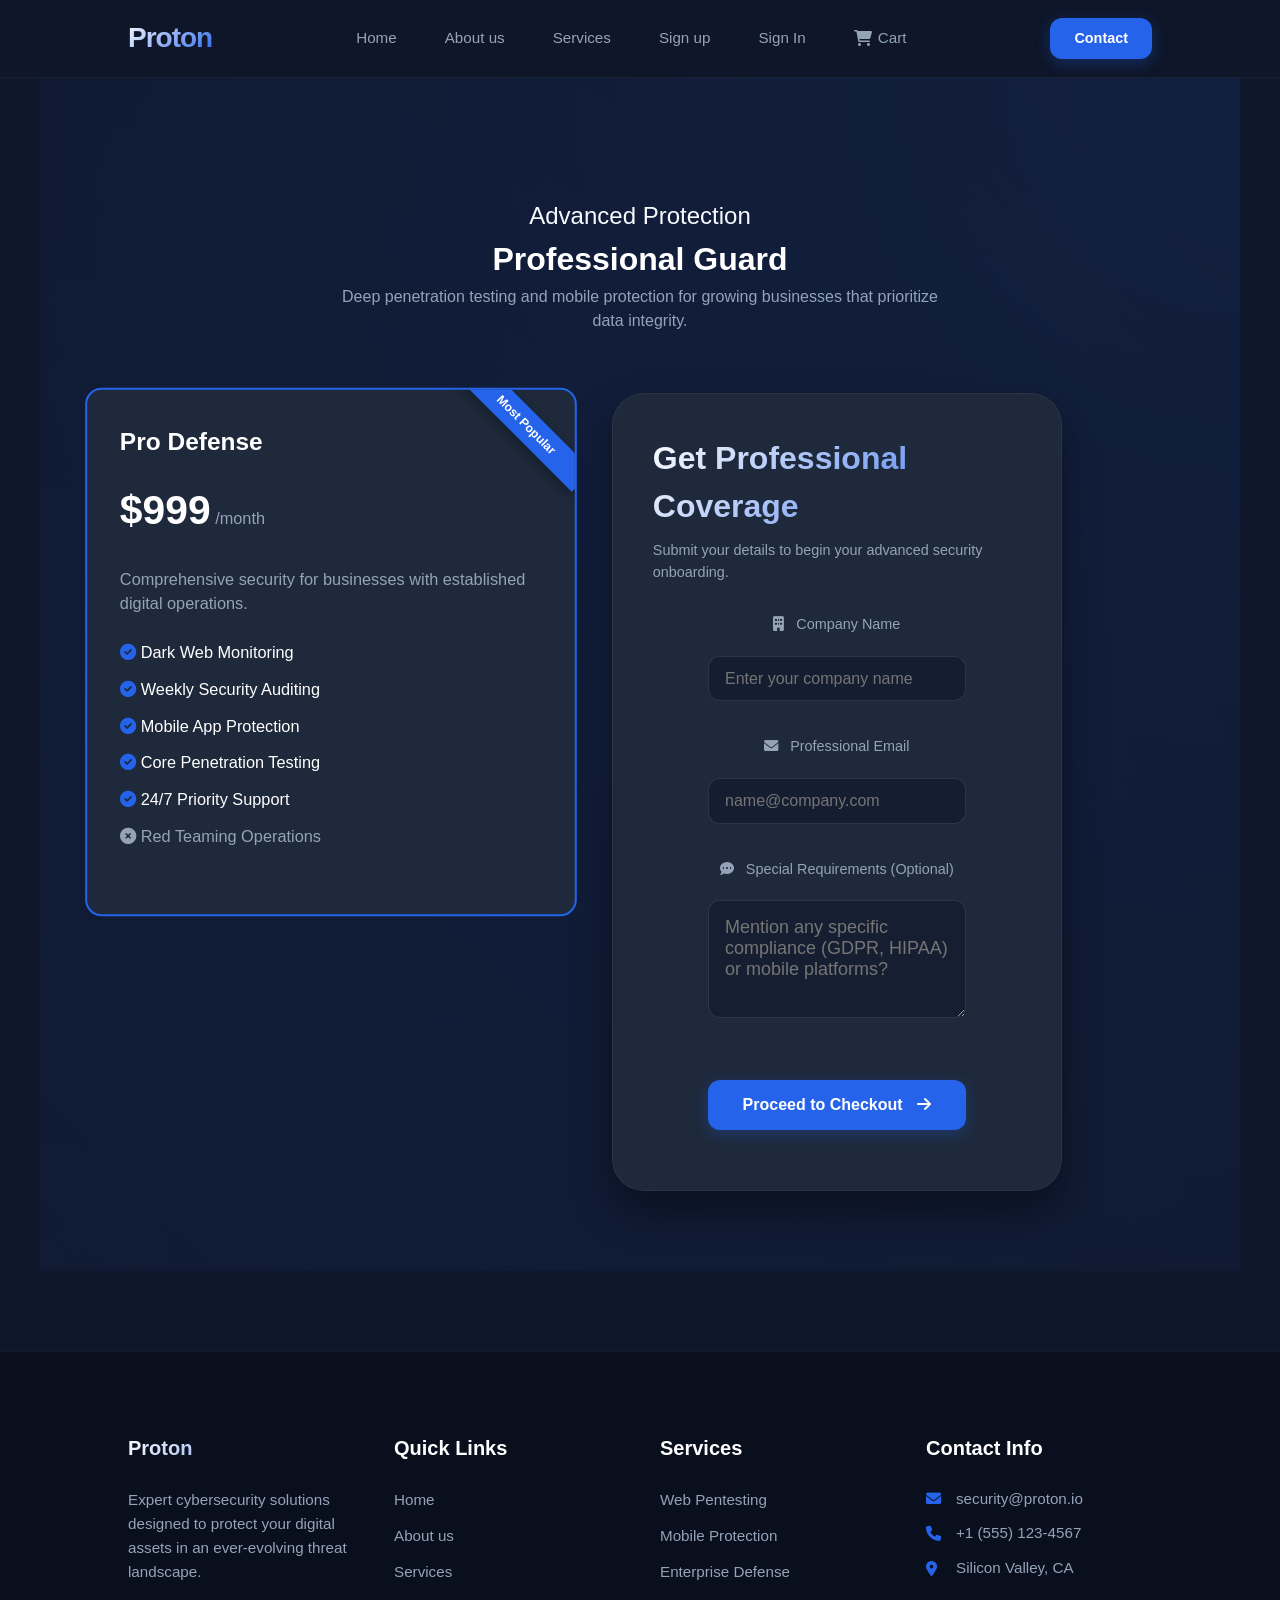
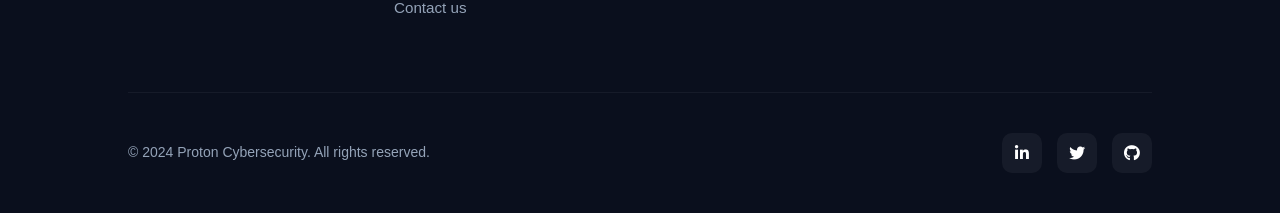
<file: pro.html>
<!DOCTYPE html>
<html lang="en">

<head>
    <meta charset="UTF-8">
    <meta name="viewport" content="width=device-width, initial-scale=1.0">
    <title>Professional Guard - Proton</title>
    <link rel="shortcut icon" href="/images/Education-42-512.webp" type="image/x-icon">
    <link rel="stylesheet" href="style.css">
    <link rel="stylesheet" href="https://cdnjs.cloudflare.com/ajax/libs/font-awesome/6.0.0/css/all.min.css">
</head>

<body>
    <header>
        <h1>Proton</h1>
        <nav class="navbar">
            <ul>
                <li><a href="/proton/index.html">Home</a></li>
                <li><a href="/proton/about.html">About us</a></li>
                <li><a href="/proton/services.html">Services</a></li>
                <li><a href="/proton/signup.html">Sign up</a></li>
                <li><a href="/proton/login.php">Sign In</a></li>
                <li><a href="checkout.php"><i class="fas fa-shopping-cart"></i> Cart</a></li>
            </ul>
        </nav>
        <a class="test" href="/proton/contactus.html"><button>Contact</button></a>
    </header>
    <main class="service-detail-hero">
        <div class="container">
            <div class="service-header-content" style="text-align: center; margin-bottom: 60px; animation: fadeInDown 0.8s ease-out;">
                <h2 class="section-subtitle">Advanced Protection</h2>
                <h1 class="section-title">Professional Guard</h1>
                <p style="color: var(--text-secondary); max-width: 600px; margin: 0 auto;">Deep penetration testing and mobile protection for growing businesses that prioritize data integrity.</p>
            </div>

            <div class="service-config-wrapper" style="display: grid; grid-template-columns: 1fr 1.2fr; gap: 40px; align-items: start; max-width: 1100px; margin: 0 auto;">
                <!-- Plan Card -->
                <div class="plan-card featured" style="margin: 0; width: 100%; animation: fadeInLeft 0.8s ease-out;">
                    <div class="plan-badge">Most Popular</div>
                    <h3>Pro Defense</h3>
                    <div class="price">
                        <span class="amount">$999</span>
                        <span class="period">/month</span>
                    </div>
                    <p class="description">Comprehensive security for businesses with established digital operations.</p>
                    <ul class="features">
                        <li><i class="fas fa-check-circle" style="color: var(--primary-color);"></i> Dark Web Monitoring</li>
                        <li><i class="fas fa-check-circle" style="color: var(--primary-color);"></i> Weekly Security Auditing</li>
                        <li><i class="fas fa-check-circle" style="color: var(--primary-color);"></i> Mobile App Protection</li>
                        <li><i class="fas fa-check-circle" style="color: var(--primary-color);"></i> Core Penetration Testing</li>
                        <li><i class="fas fa-check-circle" style="color: var(--primary-color);"></i> 24/7 Priority Support</li>
                        <li class="disabled"><i class="fas fa-times-circle"></i> Red Teaming Operations</li>
                    </ul>
                </div>

                <!-- Subscription Form -->
                <div class="auth-container" style="width: 100%; margin: 0; padding: 40px; animation: fadeInRight 0.8s ease-out;">
                    <h2 style="text-align: left; margin-bottom: 10px;">Get Professional Coverage</h2>
                    <p style="color: var(--text-secondary); margin-bottom: 30px; font-size: 0.9rem;">Submit your details to begin your advanced security onboarding.</p>
                    
                    <form action="subscribe_process.php" method="POST" class="auth-form" style="background: transparent; padding: 0; border: none; box-shadow: none;">
                        <input type="hidden" name="plan_type" value="Professional Guard">
                        
                        <div class="form-group">
                            <label><i class="fas fa-building" style="margin-right: 8px;"></i> Company Name</label>
                            <input type="text" name="company_name" placeholder="Enter your company name" required>
                        </div>

                        <div class="form-group">
                            <label><i class="fas fa-envelope" style="margin-right: 8px;"></i> Professional Email</label>
                            <input type="email" name="company_email" placeholder="name@company.com" required>
                        </div>

                        <div class="form-group">
                            <label><i class="fas fa-comment-dots" style="margin-right: 8px;"></i> Special Requirements (Optional)</label>
                            <textarea name="special_request" rows="4" placeholder="Mention any specific compliance (GDPR, HIPAA) or mobile platforms?" style="width: 100%; padding: 1rem; border-radius: 0.75rem; background: rgba(15, 23, 42, 0.5); border: 1px solid rgba(255, 255, 255, 0.1); color: var(--text-primary); font-family: inherit; resize: vertical;"></textarea>
                        </div>

                        <button type="submit" class="auth-btn" style="margin-top: 20px;">
                            Proceed to Checkout <i class="fas fa-arrow-right" style="margin-left: 10px;"></i>
                        </button>
                    </form>
                </div>
            </div>
        </div>
    </main>

    <footer>
        <div class="footer-content">
            <div class="footer-col">
                <h3 style="background: linear-gradient(135deg, #fff 0%, var(--primary-color) 100%); -webkit-background-clip: text; background-clip: text; -webkit-text-fill-color: transparent;">Proton</h3>
                <p>Expert cybersecurity solutions designed to protect your digital assets in an ever-evolving threat landscape.</p>
            </div>
            <div class="footer-col">
                <h3>Quick Links</h3>
                <ul class="footer-links">
                    <li><a href="index.html">Home</a></li>
                    <li><a href="about.html">About us</a></li>
                    <li><a href="services.html">Services</a></li>
                    <li><a href="contactus.html">Contact us</a></li>
                </ul>
            </div>
            <div class="footer-col">
                <h3>Services</h3>
                <ul class="footer-links">
                    <li><a href="ess.html">Web Pentesting</a></li>
                    <li><a href="pro.html">Mobile Protection</a></li>
                    <li><a href="all.html">Enterprise Defense</a></li>
                </ul>
            </div>
            <div class="footer-col">
                <h3>Contact Info</h3>
                <ul class="footer-contact">
                    <li><i class="fas fa-envelope"></i> security@proton.io</li>
                    <li><i class="fas fa-phone"></i> +1 (555) 123-4567</li>
                    <li><i class="fas fa-map-marker-alt"></i> Silicon Valley, CA</li>
                </ul>
            </div>
        </div>
        <div class="footer-bottom">
            <p>&copy; 2024 Proton Cybersecurity. All rights reserved.</p>
            <div class="social-links">
                <a href="#"><i class="fab fa-linkedin-in"></i></a>
                <a href="#"><i class="fab fa-twitter"></i></a>
                <a href="#"><i class="fab fa-github"></i></a>
            </div>
        </div>
    </footer>
</body>

</html>
</file>
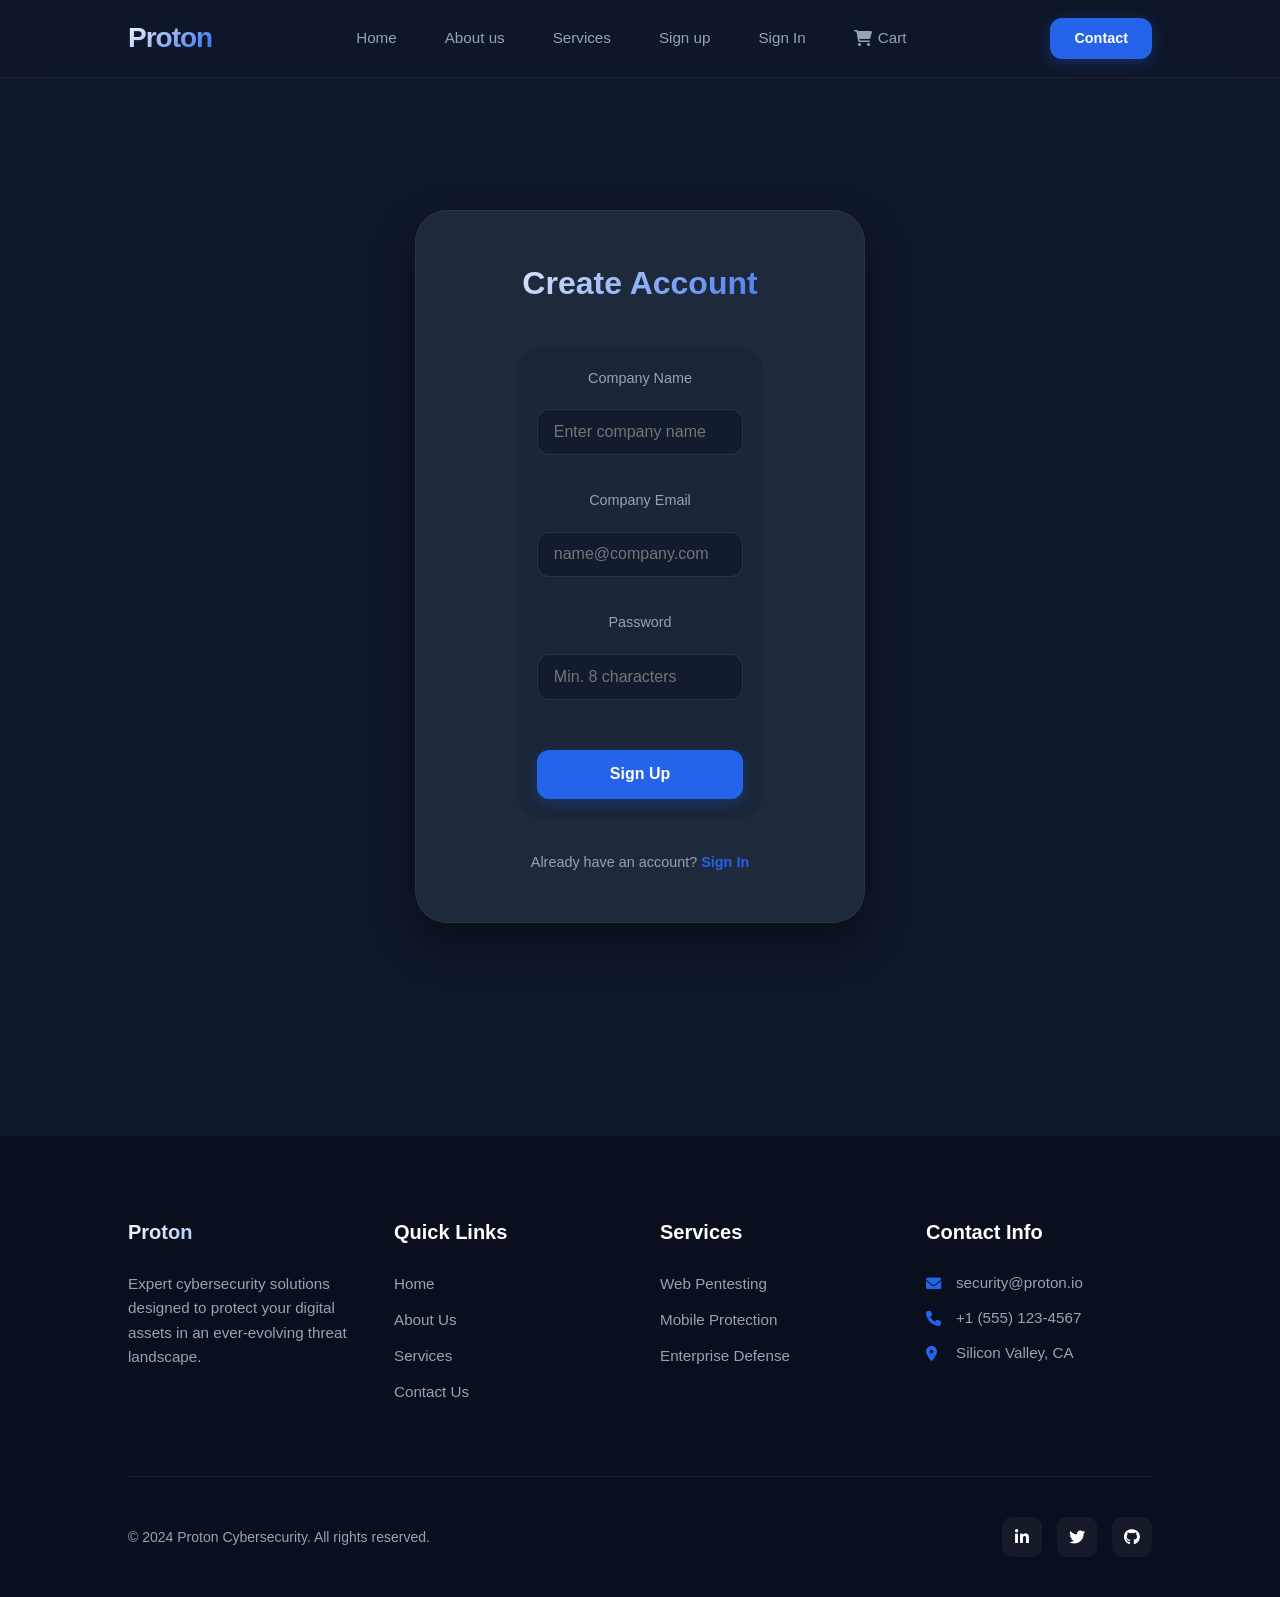
<file: signup.html>
<!DOCTYPE html>
<html lang="en">

<head>
    <meta charset="UTF-8">
    <meta name="viewport" content="width=device-width, initial-scale=1.0">
    <title>Sign Up - Proton</title>
    <link rel="stylesheet" href="style.css">
    <link rel="stylesheet" href="https://cdnjs.cloudflare.com/ajax/libs/font-awesome/6.0.0/css/all.min.css">
    <link rel="shortcut icon" href="/images/Education-42-512.webp" type="image/x-icon">
</head>

<body>
    <header>
        <h1>Proton</h1>
        <nav class="navbar">
            <ul>
                <li><a href="/proton/index.html">Home</a></li>
                <li><a href="/proton/about.html">About us</a></li>
                <li><a href="/proton/services.html">Services</a></li>
                <li><a href="/proton/signup.html">Sign up</a></li>
                <li><a href="/proton/login.php">Sign In</a></li>
                <li><a href="checkout.php"><i class="fas fa-shopping-cart"></i> Cart</a></li>
            </ul>
        </nav>
        <a class="test" href="/proton/contactus.html"><button>Contact</button></a>
    </header>

    <main>
        <div class="auth-container">
            <h2>Create Account</h2>
            <form class="auth-form" action="signup_process.php" method="POST">
                <div class="form-group">
                    <label for="company_name">Company Name</label>
                    <input type="text" id="company_name" name="company_name" placeholder="Enter company name" required>
                </div>
                <div class="form-group">
                    <label for="company_email">Company Email</label>
                    <input type="email" id="company_email" name="company_email" placeholder="name@company.com" required>
                </div>
                <div class="form-group">
                    <label for="password">Password</label>
                    <input type="password" id="password" name="password" placeholder="Min. 8 characters" required>
                </div>
                <button type="submit" class="auth-btn">Sign Up</button>
            </form>
            <div class="auth-footer">
                Already have an account? <a href="login.php">Sign In</a>
            </div>
        </div>
    </main>

    <footer>
        <div class="footer-content">
            <div class="footer-col">
                <h3 style="background: linear-gradient(135deg, #fff 0%, var(--primary-color) 100%); -webkit-background-clip: text; background-clip: text; -webkit-text-fill-color: transparent;">Proton</h3>
                <p>Expert cybersecurity solutions designed to protect your digital assets in an ever-evolving threat landscape.</p>
            </div>
            <div class="footer-col">
                <h3>Quick Links</h3>
                <ul class="footer-links">
                    <li><a href="index.html">Home</a></li>
                    <li><a href="about.html">About Us</a></li>
                    <li><a href="services.html">Services</a></li>
                    <li><a href="contactus.html">Contact Us</a></li>
                </ul>
            </div>
            <div class="footer-col">
                <h3>Services</h3>
                <ul class="footer-links">
                    <li><a href="ess.html">Web Pentesting</a></li>
                    <li><a href="pro.html">Mobile Protection</a></li>
                    <li><a href="all.html">Enterprise Defense</a></li>
                </ul>
            </div>
            <div class="footer-col">
                <h3>Contact Info</h3>
                <ul class="footer-contact">
                    <li><i class="fas fa-envelope"></i> security@proton.io</li>
                    <li><i class="fas fa-phone"></i> +1 (555) 123-4567</li>
                    <li><i class="fas fa-map-marker-alt"></i> Silicon Valley, CA</li>
                </ul>
            </div>
        </div>
        <div class="footer-bottom">
            <p>&copy; 2024 Proton Cybersecurity. All rights reserved.</p>
            <div class="social-links">
                <a href="#"><i class="fab fa-linkedin-in"></i></a>
                <a href="#"><i class="fab fa-twitter"></i></a>
                <a href="#"><i class="fab fa-github"></i></a>
            </div>
        </div>
    </footer>
</body>

</html>
</file>
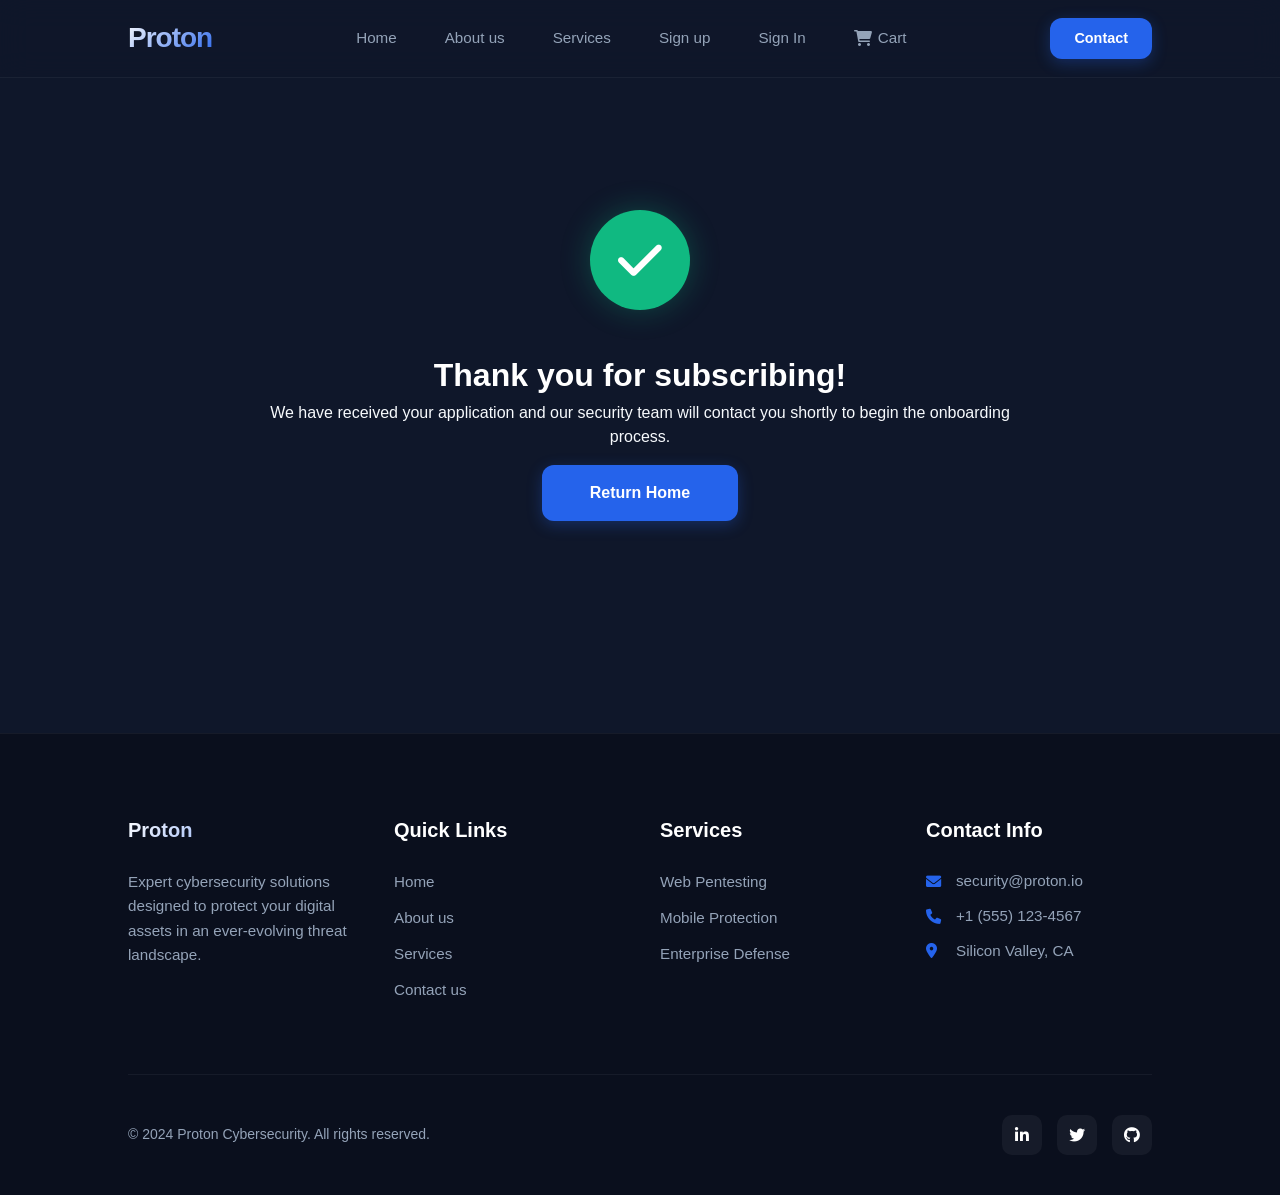
<file: thanks2.html>
<!DOCTYPE html>
<html lang="en">

<head>
    <meta charset="UTF-8">
    <meta name="viewport" content="width=device-width, initial-scale=1.0">
    <title>Thank You - Proton</title>
    <link rel="shortcut icon" href="/images/Education-42-512.webp" type="image/x-icon">
    <link rel="stylesheet" href="style.css">
    <link rel="stylesheet" href="https://cdnjs.cloudflare.com/ajax/libs/font-awesome/6.0.0/css/all.min.css">
</head>

<body>
    <header>
        <h1>Proton</h1>
        <nav class="navbar">
            <ul>
                <li><a href="index.html">Home</a></li>
                <li><a href="about.html">About us</a></li>
                <li><a href="services.html">Services</a></li>
                <li><a href="signup.html">Sign up</a></li>
                <li><a href="/proton/login.php">Sign In</a></li>
                <li><a href="checkout.php"><i class="fas fa-shopping-cart"></i> Cart</a></li>
            </ul>
        </nav>
        <a class="test" href="contactus.html"><button>Contact</button></a>
    </header>

    <main>
        <div class="thanks-container">
            <div class="check-icon">
                <i class="fas fa-check"></i>
            </div>
            <h1>Thank you for subscribing!</h1>
            <p>We have received your application and our security team will contact you shortly to begin the onboarding process.</p>
            <a href="index.html" class="auth-btn" style="display: inline-block; width: auto; padding: 1rem 3rem;">Return Home</a>
        </div>
    </main>

    <footer>
        <div class="footer-content">
            <div class="footer-col">
                <h3 style="background: linear-gradient(135deg, #fff 0%, var(--primary-color) 100%); -webkit-background-clip: text; background-clip: text; -webkit-text-fill-color: transparent;">Proton</h3>
                <p>Expert cybersecurity solutions designed to protect your digital assets in an ever-evolving threat landscape.</p>
            </div>
            <div class="footer-col">
                <h3>Quick Links</h3>
                <ul class="footer-links">
                    <li><a href="index.html">Home</a></li>
                    <li><a href="about.html">About us</a></li>
                    <li><a href="services.html">Services</a></li>
                    <li><a href="contactus.html">Contact us</a></li>
                </ul>
            </div>
            <div class="footer-col">
                <h3>Services</h3>
                <ul class="footer-links">
                    <li><a href="ess.html">Web Pentesting</a></li>
                    <li><a href="pro.html">Mobile Protection</a></li>
                    <li><a href="all.html">Enterprise Defense</a></li>
                </ul>
            </div>
            <div class="footer-col">
                <h3>Contact Info</h3>
                <ul class="footer-contact">
                    <li><i class="fas fa-envelope"></i> security@proton.io</li>
                    <li><i class="fas fa-phone"></i> +1 (555) 123-4567</li>
                    <li><i class="fas fa-map-marker-alt"></i> Silicon Valley, CA</li>
                </ul>
            </div>
        </div>
        <div class="footer-bottom">
            <p>&copy; 2024 Proton Cybersecurity. All rights reserved.</p>
            <div class="social-links">
                <a href="#"><i class="fab fa-linkedin-in"></i></a>
                <a href="#"><i class="fab fa-twitter"></i></a>
                <a href="#"><i class="fab fa-github"></i></a>
            </div>
        </div>
    </footer>
</body>

</html>
</file>
<file: style.css>
/* Base styles */
:root {
  --primary-color: #2563eb;
  --secondary-color: #1e40af;
  --background-color: #0f172a;
  --card-background: #1e293b;
  --text-primary: #ffffff;
  --text-secondary: #94a3b8;
}

* {
  margin: 0;
  padding: 0;
  box-sizing: border-box;
}

body {
  font-family: -apple-system, BlinkMacSystemFont, "Segoe UI", Roboto, Oxygen,
    Ubuntu, Cantarell, sans-serif;
  line-height: 1.6;
  color: var(--text-primary);
  background-color: var(--background-color);
}

main {
  max-width: 1200px;
  margin: 0 auto;
  padding: 2rem;
}

/* Hero Section */
.hero2 {
  text-align: center;
  padding: 4rem 0;
}

.hero2 h1 {
  font-size: 3rem;
  margin-bottom: 1rem;
  color: var(--text-primary);
}

.hero2 p {
  font-size: 1.25rem;
  color: var(--text-secondary);
}

/* Section Styles */
section {
  margin-bottom: 4rem;
}

section h2 {
  text-align: center;
  font-size: 2rem;
  margin-bottom: 2rem;
  color: var(--text-primary);
}

/* Button Styles */
.subscribe-btn {
  display: block;
  width: 100%;
  padding: 1rem;
  background-color: var(--primary-color);
  color: white;
  border: none;
  border-radius: 0.5rem;
  font-size: 1rem;
  font-weight: 600;
  cursor: pointer;
  transition: background-color 0.3s ease;
}

.subscribe-btn:hover {
  background-color: var(--secondary-color);
  padding: 15px;
}

li,
a,
button,
p,
h2 {
  font-family: "Montserrat", sans-serif;
  font-weight: 400;
  font-size: 30;
  text-decoration: none;
  color: rgb(247, 250, 253);
  line-height: 1.5;
}
header {
  display: flex;
  justify-content: space-between;
  align-items: center;
  padding: 1rem 10%;
  position: sticky;
  top: 0;
  z-index: 1000;
  background: rgba(15, 23, 42, 0.8);
  backdrop-filter: blur(15px);
  -webkit-backdrop-filter: blur(15px);
  border-bottom: 1px solid rgba(255, 255, 255, 0.05);
  transition: all 0.3s ease;
}

header h1 {
  font-size: 1.75rem;
  font-weight: 800;
  background: linear-gradient(135deg, #fff 0%, var(--primary-color) 100%);
  -webkit-background-clip: text;
  background-clip: text;
  -webkit-text-fill-color: transparent;
  letter-spacing: -1px;
}

.navbar ul {
  list-style: none;
  display: flex;
  align-items: center;
  gap: 1.5rem;
}

.navbar li {
  padding: 0;
  margin: 0;
}

.navbar li a {
  font-size: 0.95rem;
  font-weight: 500;
  color: var(--text-secondary);
  padding: 0.5rem 0.75rem;
  background: transparent;
  transition: all 0.3s ease;
  border-radius: 8px;
  display: flex;
  align-items: center;
}

.navbar li a:hover {
  color: var(--text-primary);
  background: rgba(37, 99, 235, 0.1);
  box-shadow: 0 0 15px rgba(37, 99, 235, 0.2);
}

.navbar li a i {
  margin-right: 6px;
  font-size: 1rem;
}

/* Contact Button in Header */
.test button {
  padding: 0.6rem 1.5rem;
  background-color: var(--primary-color);
  color: white;
  border-radius: 12px;
  font-weight: 600;
  font-size: 0.9rem;
  border: none;
  box-shadow: 0 4px 15px rgba(37, 99, 235, 0.3);
  transition: all 0.3s ease;
}

.test button:hover {
  background-color: var(--secondary-color);
  transform: translateY(-2px);
  box-shadow: 0 6px 20px rgba(37, 99, 235, 0.4);
}

.slogan {
  text-align: center;
  padding: 100px 20px;
  margin: 20px 0;
  background-image: linear-gradient(rgba(15, 23, 42, 0.7), rgba(15, 23, 42, 0.7)), url("images/cyber_bg.png");
  background-repeat: no-repeat;
  background-size: cover;
  background-position: center;
  border-radius: 30px;
  border: 1px solid rgba(37, 99, 235, 0.3);
  box-shadow: 0 20px 50px rgba(0, 0, 0, 0.5);
  position: relative;
  overflow: hidden;
  font-size: 45px;
  color: #fff;
  text-shadow: 0 2px 10px rgba(0, 0, 0, 0.5);
  animation: fadeIn 1.2s ease-out;
}

@keyframes fadeIn {
  from { opacity: 0; transform: translateY(20px); }
  to { opacity: 1; transform: translateY(0); }
}

.hero {
  display: flex;
  align-items: center;
  justify-content: space-between;
  gap: 40px;
  padding: 60px 0;
  flex-wrap: wrap;
}

.hero p {
  flex: 1;
  min-width: 300px;
  font-size: 1.1rem;
  line-height: 1.8;
  color: var(--text-secondary);
  background: rgba(30, 41, 59, 0.5);
  padding: 40px;
  border-radius: 24px;
  backdrop-filter: blur(10px);
  border: 1px solid rgba(255, 255, 255, 0.05);
}

.hero-image-container {
  flex: 1;
  min-width: 300px;
  position: relative;
  display: flex;
  justify-content: center;
  align-items: center;
}

.hero img {
  width: 100%;
  max-width: 500px;
  height: auto;
  border-radius: 30px;
  box-shadow: 0 0 30px rgba(37, 99, 235, 0.2);
  border: 1px solid rgba(37, 99, 235, 0.3);
  transition: all 0.5s ease;
}

.hero img:hover {
  transform: scale(1.02);
  box-shadow: 0 0 50px rgba(37, 99, 235, 0.4);
}
/* Footer Redesign */
footer {
  background-color: #0a0f1d;
  padding: 80px 10% 40px;
  margin-top: 80px;
  border-top: 1px solid rgba(255, 255, 255, 0.05);
}

.footer-content {
  display: grid;
  grid-template-columns: repeat(auto-fit, minmax(200px, 1fr));
  gap: 40px;
  margin-bottom: 60px;
}

.footer-col h3 {
  color: var(--text-primary);
  font-size: 1.25rem;
  margin-bottom: 1.5rem;
  font-weight: 700;
}

.footer-col p {
  color: var(--text-secondary);
  font-size: 0.95rem;
  line-height: 1.6;
}

.footer-links {
  list-style: none;
}

.footer-links li {
  margin-bottom: 0.75rem;
}

.footer-links a {
  color: var(--text-secondary);
  text-decoration: none;
  font-size: 0.95rem;
  transition: all 0.3s ease;
}

.footer-links a:hover {
  color: var(--primary-color);
  padding-left: 5px;
}

.footer-contact li {
  color: var(--text-secondary);
  font-size: 0.95rem;
  margin-bottom: 0.75rem;
  display: flex;
  align-items: center;
  gap: 10px;
}

.footer-contact i {
  color: var(--primary-color);
  width: 20px;
}

.footer-bottom {
  padding-top: 40px;
  border-top: 1px solid rgba(255, 255, 255, 0.05);
  display: flex;
  justify-content: space-between;
  align-items: center;
  flex-wrap: wrap;
  gap: 20px;
}

.footer-bottom p {
  color: var(--text-secondary);
  font-size: 0.875rem;
}

.social-links {
  display: flex;
  gap: 15px;
}

.social-links a {
  width: 40px;
  height: 40px;
  border-radius: 10px;
  background: rgba(255, 255, 255, 0.05);
  display: flex;
  align-items: center;
  justify-content: center;
  color: var(--text-primary);
  text-decoration: none;
  transition: all 0.3s ease;
}

.social-links a:hover {
  background: var(--primary-color);
  transform: translateY(-3px);
  box-shadow: 0 5px 15px rgba(37, 99, 235, 0.3);
}

@media (max-width: 768px) {
  .footer-bottom {
    flex-direction: column;
    text-align: center;
  }
}

.what {
  text-align: center;
  padding: 30px;
}
span {
  color: rgb(36, 47, 214);
}
.para {
  font-size: 25px;
  margin: 30px;
}

/* Contact Page */
.contact-wrapper {
  display: grid;
  grid-template-columns: 1fr 1.5fr;
  gap: 60px;
  margin: 60px 0;
  animation: fadeIn 0.8s ease-out;
}

.contact-info {
  background: rgba(30, 41, 59, 0.5);
  padding: 50px;
  border-radius: 2rem;
  backdrop-filter: blur(10px);
  border: 1px solid rgba(255, 255, 255, 0.05);
}

.contact-info h2 {
  text-align: left;
  margin-bottom: 2rem;
  background: linear-gradient(135deg, #fff 0%, var(--primary-color) 100%);
  -webkit-background-clip: text;
  background-clip: text;
  -webkit-text-fill-color: transparent;
}

.contact-method {
  display: flex;
  align-items: center;
  gap: 20px;
  margin-bottom: 30px;
}

.contact-method i {
  width: 50px;
  height: 50px;
  background: rgba(37, 99, 235, 0.1);
  color: var(--primary-color);
  border-radius: 12px;
  display: flex;
  align-items: center;
  justify-content: center;
  font-size: 1.25rem;
}

.contact-method div h4 {
  color: var(--text-primary);
  margin-bottom: 5px;
  font-size: 1.1rem;
}

.contact-method div p {
  color: var(--text-secondary);
  font-size: 0.95rem;
}

.contact-form-container {
  background: var(--card-background);
  padding: 50px;
  border-radius: 2rem;
  box-shadow: 0 20px 40px rgba(0, 0, 0, 0.3);
  border: 1px solid rgba(255, 255, 255, 0.05);
}

.contact-form-container h2 {
  text-align: left;
  margin-bottom: 2rem;
}

.contact-form .form-row {
  display: grid;
  grid-template-columns: 1fr 1fr;
  gap: 20px;
  margin-bottom: 20px;
}

@media (max-width: 900px) {
  .contact-wrapper {
    grid-template-columns: 1fr;
  }
  .contact-form .form-row {
    grid-template-columns: 1fr;
  }
}

form {
  background-color: #1a2537;
  width: 70%;
  text-align: center;
  margin: 20px auto;
  padding: 20px;
  border-radius: 25px;
  color: #000000;
}

input,
textarea {
  width: 50%;
  margin: 10px 0;
  font-size: 18px;
  padding: 10px;
  border-radius: 10px;
  border: none;
  color: #000000;
}
input[type="submit"] {
  width: 20%;
  background-color: #171717;
  color: aliceblue;
  font-size: 20px;
  border-radius: 8px;
  cursor: pointer;
}

/* Services Grid */
.services-grid {
  display: grid;
  grid-template-columns: repeat(auto-fit, minmax(250px, 1fr));
  gap: 2rem;
  margin-top: 2rem;
}

.service-card {
  background-color: var(--card-background);
  padding: 2rem;
  border-radius: 1rem;
  transition: transform 0.3s ease;
}

.service-card:hover {
  transform: translateY(-5px);
}

.service-card h3 {
  color: var(--text-primary);
  margin-bottom: 1rem;
  font-size: 1.25rem;
}

.service-card p {
  color: var(--text-secondary);
}

/* Plans Grid */
.plans-grid {
  display: grid;
  grid-template-columns: repeat(auto-fit, minmax(300px, 1fr));
  gap: 2rem;
  margin-top: 2rem;
}

.plan-card {
  background-color: var(--card-background);
  padding: 2rem;
  border-radius: 1rem;
  position: relative;
  transition: transform 0.3s ease;
}

.plan-card:hover {
  transform: translateY(-5px);
}

.plan-card.popular {
  border: 2px solid var(--primary-color);
}

.popular-badge {
  position: absolute;
  top: -12px;
  left: 50%;
  transform: translateX(-50%);
  background-color: var(--primary-color);
  color: white;
  padding: 0.5rem 1rem;
  border-radius: 1rem;
  font-size: 0.875rem;
  font-weight: 600;
}

.plan-card h3 {
  font-size: 1.5rem;
  margin-bottom: 1rem;
  color: var(--text-primary);
}

.price {
  margin-bottom: 1.5rem;
}

.price .amount {
  font-size: 2.5rem;
  font-weight: 700;
  color: var(--text-primary);
}

.price .period {
  color: var(--text-secondary);
}

.description {
  color: var(--text-secondary);
  margin-bottom: 1.5rem;
}

.features {
  list-style: none;
  margin-bottom: 2rem;
}

.features li {
  margin-bottom: 0.75rem;
  color: var(--text-primary);
}

.features li.disabled {
  color: var(--text-secondary);
}

/* Responsive Design */
@media (max-width: 768px) {
  .services-grid,
  .plans-grid {
    grid-template-columns: 1fr;
  }

  .plan-card {
    margin-bottom: 2rem;
  }
}

.thanks h1 {
  text-align: center;
  margin-top: 25px;
}
.thanks img,
.thanks button {
  width: 30%;
  margin-top: 20px;
  display: block;
  margin-left: auto;
  margin-right: auto;
  padding: 15px;
}
/* Authentication Pages */
.auth-container {
  max-width: 450px;
  margin: 100px auto;
  padding: 3rem;
  background-color: var(--card-background);
  border-radius: 2rem;
  box-shadow: 0 20px 40px rgba(0, 0, 0, 0.4);
  border: 1px solid rgba(255, 255, 255, 0.05);
  animation: fadeIn 0.8s ease-out;
}

.auth-container h2 {
  text-align: center;
  font-size: 2rem;
  font-weight: 700;
  margin-bottom: 2.5rem;
  background: linear-gradient(135deg, #fff 0%, var(--primary-color) 100%);
  -webkit-background-clip: text;
  background-clip: text;
  -webkit-text-fill-color: transparent;
}

.auth-form .form-group {
  margin-bottom: 1.5rem;
}

.auth-form label {
  display: block;
  font-size: 0.9rem;
  color: var(--text-secondary);
  margin-bottom: 0.6rem;
  font-weight: 500;
}

.auth-form input {
  width: 100%;
  padding: 0.8rem 1rem;
  border-radius: 0.75rem;
  border: 1px solid rgba(255, 255, 255, 0.1);
  background-color: rgba(15, 23, 42, 0.6);
  color: white;
  font-size: 1rem;
  transition: all 0.3s ease;
}

.auth-form input:focus {
  outline: none;
  border-color: var(--primary-color);
  box-shadow: 0 0 0 4px rgba(37, 99, 235, 0.1);
  background-color: rgba(15, 23, 42, 0.8);
}

.auth-btn {
  width: 100%;
  padding: 0.8rem;
  background-color: var(--primary-color);
  color: white;
  border: none;
  border-radius: 0.75rem;
  font-size: 1rem;
  font-weight: 600;
  cursor: pointer;
  transition: all 0.3s ease;
  margin-top: 1rem;
  box-shadow: 0 4px 15px rgba(37, 99, 235, 0.3);
}

.auth-btn:hover {
  background-color: var(--secondary-color);
  transform: translateY(-2px);
  box-shadow: 0 6px 20px rgba(37, 99, 235, 0.4);
}

.auth-footer {
  text-align: center;
  margin-top: 2rem;
  font-size: 0.9rem;
  color: var(--text-secondary);
}

.auth-footer a {
  color: var(--primary-color);
  font-weight: 600;
  text-decoration: none;
}

.auth-footer a:hover {
  text-decoration: underline;
}

/* Checkout & Cart */
.cart-container {
  max-width: 1000px;
  margin: 60px auto;
  display: grid;
  grid-template-columns: 1.5fr 1fr;
  gap: 40px;
  padding: 0 20px;
}

.cart-section, .summary-card {
  background: var(--card-background);
  border-radius: 2rem;
  padding: 40px;
  box-shadow: 0 20px 40px rgba(0, 0, 0, 0.3);
  border: 1px solid rgba(255, 255, 255, 0.05);
}

.cart-header {
  display: flex;
  align-items: center;
  gap: 15px;
  margin-bottom: 30px;
  padding-bottom: 20px;
  border-bottom: 1px solid rgba(255, 255, 255, 0.05);
}

.cart-header i {
  font-size: 1.5rem;
  color: var(--primary-color);
}

.cart-item {
  display: flex;
  align-items: center;
  gap: 20px;
  padding: 25px;
  background: rgba(15, 23, 42, 0.5);
  border-radius: 1.25rem;
  margin-bottom: 30px;
  border: 1px solid rgba(255, 255, 255, 0.03);
}

.item-icon {
  width: 60px;
  height: 60px;
  background: var(--primary-color);
  border-radius: 15px;
  display: flex;
  align-items: center;
  justify-content: center;
  font-size: 1.5rem;
  box-shadow: 0 8px 20px rgba(37, 99, 235, 0.3);
}

.item-details h3 {
  margin-bottom: 5px;
  font-size: 1.25rem;
}

.billing-info h3 {
  margin-bottom: 20px;
  font-size: 1.25rem;
}

.info-group {
  margin-bottom: 20px;
}

.info-label {
  font-size: 0.75rem;
  color: var(--text-secondary);
  text-transform: uppercase;
  letter-spacing: 1.5px;
  margin-bottom: 8px;
}

.info-value {
  color: var(--text-primary);
  font-weight: 500;
}

.summary-card {
  height: fit-content;
  position: sticky;
  top: 100px;
}

.summary-row {
  display: flex;
  justify-content: space-between;
  margin-bottom: 15px;
  color: var(--text-secondary);
}

.total-row {
  border-top: 1px solid rgba(255, 255, 255, 0.05);
  margin-top: 25px;
  padding-top: 25px;
  font-size: 1.25rem;
  font-weight: 700;
  color: var(--text-primary);
}

.method-option {
  display: block;
  margin-bottom: 15px;
  cursor: pointer;
}

.method-option input {
  display: none;
}

.method-box {
  padding: 1.25rem;
  border: 2px solid rgba(255, 255, 255, 0.05);
  border-radius: 1rem;
  display: flex;
  align-items: center;
  gap: 15px;
  transition: all 0.3s ease;
  background: rgba(15, 23, 42, 0.3);
}

.method-option input:checked + .method-box {
  border-color: var(--primary-color);
  background: rgba(37, 99, 235, 0.1);
  box-shadow: 0 0 20px rgba(37, 99, 235, 0.1);
}

/* Thank You Page */
.thanks-container {
  text-align: center;
  padding: 100px 20px;
  max-width: 800px;
  margin: 0 auto;
  animation: fadeIn 0.8s ease-out;
}

.check-icon {
  width: 100px;
  height: 100px;
  margin: 0 auto 40px;
  background: #10b981;
  border-radius: 50%;
  display: flex;
  align-items: center;
  justify-content: center;
  font-size: 50px;
  color: white;
  box-shadow: 0 0 30px rgba(16, 185, 129, 0.3);
}

/* Admin Dashboard */
.admin-table-container {
  overflow-x: auto;
  margin-bottom: 50px;
  border-radius: 1.5rem;
  border: 1px solid rgba(255, 255, 255, 0.05);
  background: var(--card-background);
}

.admin-table {
  width: 100%;
  border-collapse: collapse;
}

.admin-table th, .admin-table td {
  padding: 1.25rem;
  text-align: left;
  border-bottom: 1px solid rgba(255, 255, 255, 0.05);
}

.admin-table th {
  background: rgba(15, 23, 42, 0.8);
  color: var(--primary-color);
  font-weight: 700;
  text-transform: uppercase;
  font-size: 0.8rem;
  letter-spacing: 1px;
}

.admin-table tr:hover {
  background: rgba(255, 255, 255, 0.02);
}

.status-badge {
    padding: 0.5rem 1rem;
    border-radius: 2rem;
    font-size: 0.8rem;
    font-weight: 600;
}

.status-success {
    background: rgba(16, 185, 129, 0.1);
    color: #10b981;
}

@media (max-width: 850px) {
  .cart-container {
    grid-template-columns: 1fr;
  }
}

/* Service Detail Page specific styles */
.service-detail-hero {
  padding: 120px 0 80px;
  background: radial-gradient(circle at top right, rgba(37, 99, 235, 0.1), transparent),
              radial-gradient(circle at bottom left, rgba(37, 99, 235, 0.05), transparent);
}

.plan-card.featured {
  border: 2px solid var(--primary-color);
  transform: scale(1.02);
  position: relative;
  overflow: hidden;
}

.plan-badge {
  position: absolute;
  top: 20px;
  right: -30px;
  background: var(--primary-color);
  color: white;
  padding: 5px 40px;
  transform: rotate(45deg);
  font-size: 0.75rem;
  font-weight: 700;
  box-shadow: 0 4px 10px rgba(0,0,0,0.3);
}

@keyframes fadeInLeft {
  from { opacity: 0; transform: translateX(-30px); }
  to { opacity: 1; transform: translateX(0); }
}

@keyframes fadeInRight {
  from { opacity: 0; transform: translateX(30px); }
  to { opacity: 1; transform: translateX(0); }
}

@keyframes fadeInDown {
  from { opacity: 0; transform: translateY(-30px); }
  to { opacity: 1; transform: translateY(0); }
}

@media (max-width: 900px) {
  .service-config-wrapper {
    grid-template-columns: 1fr !important;
  }
  .service-detail-hero {
    padding: 100px 20px 60px;
  }
}
</file>
